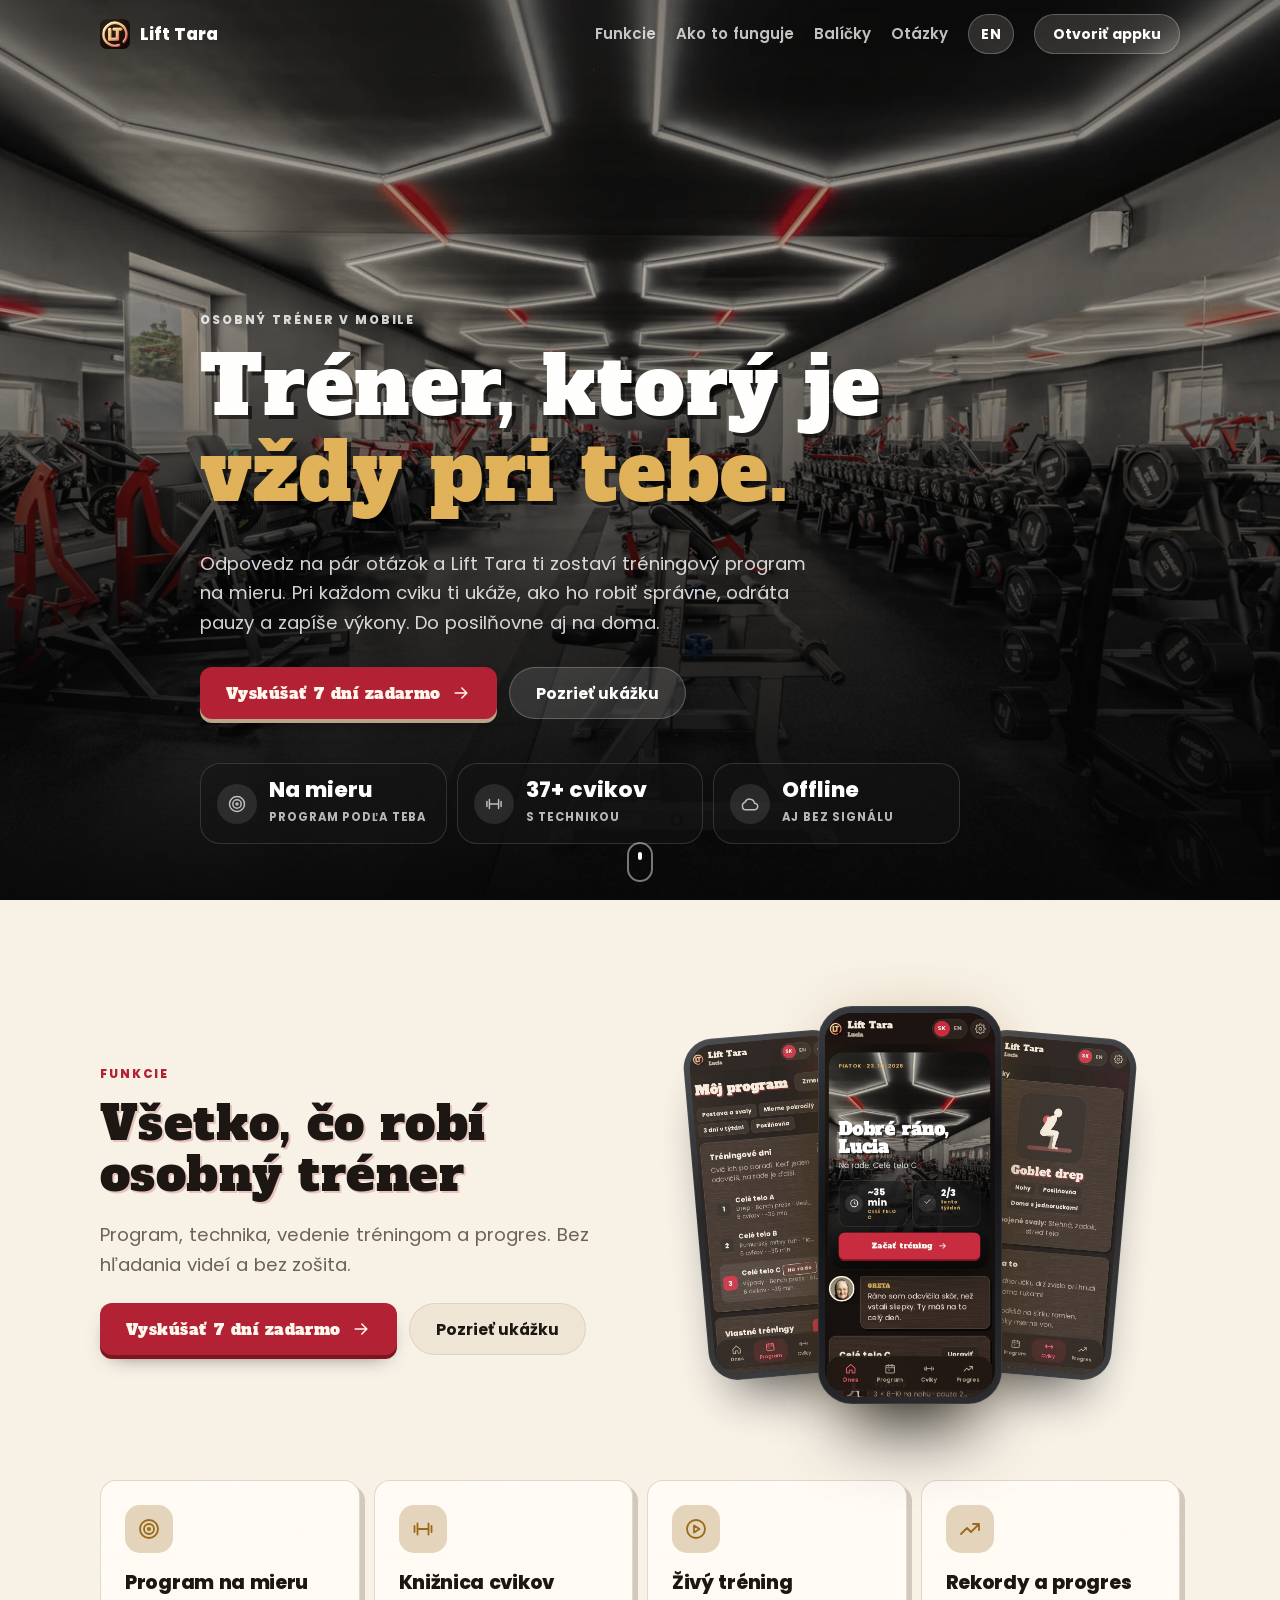
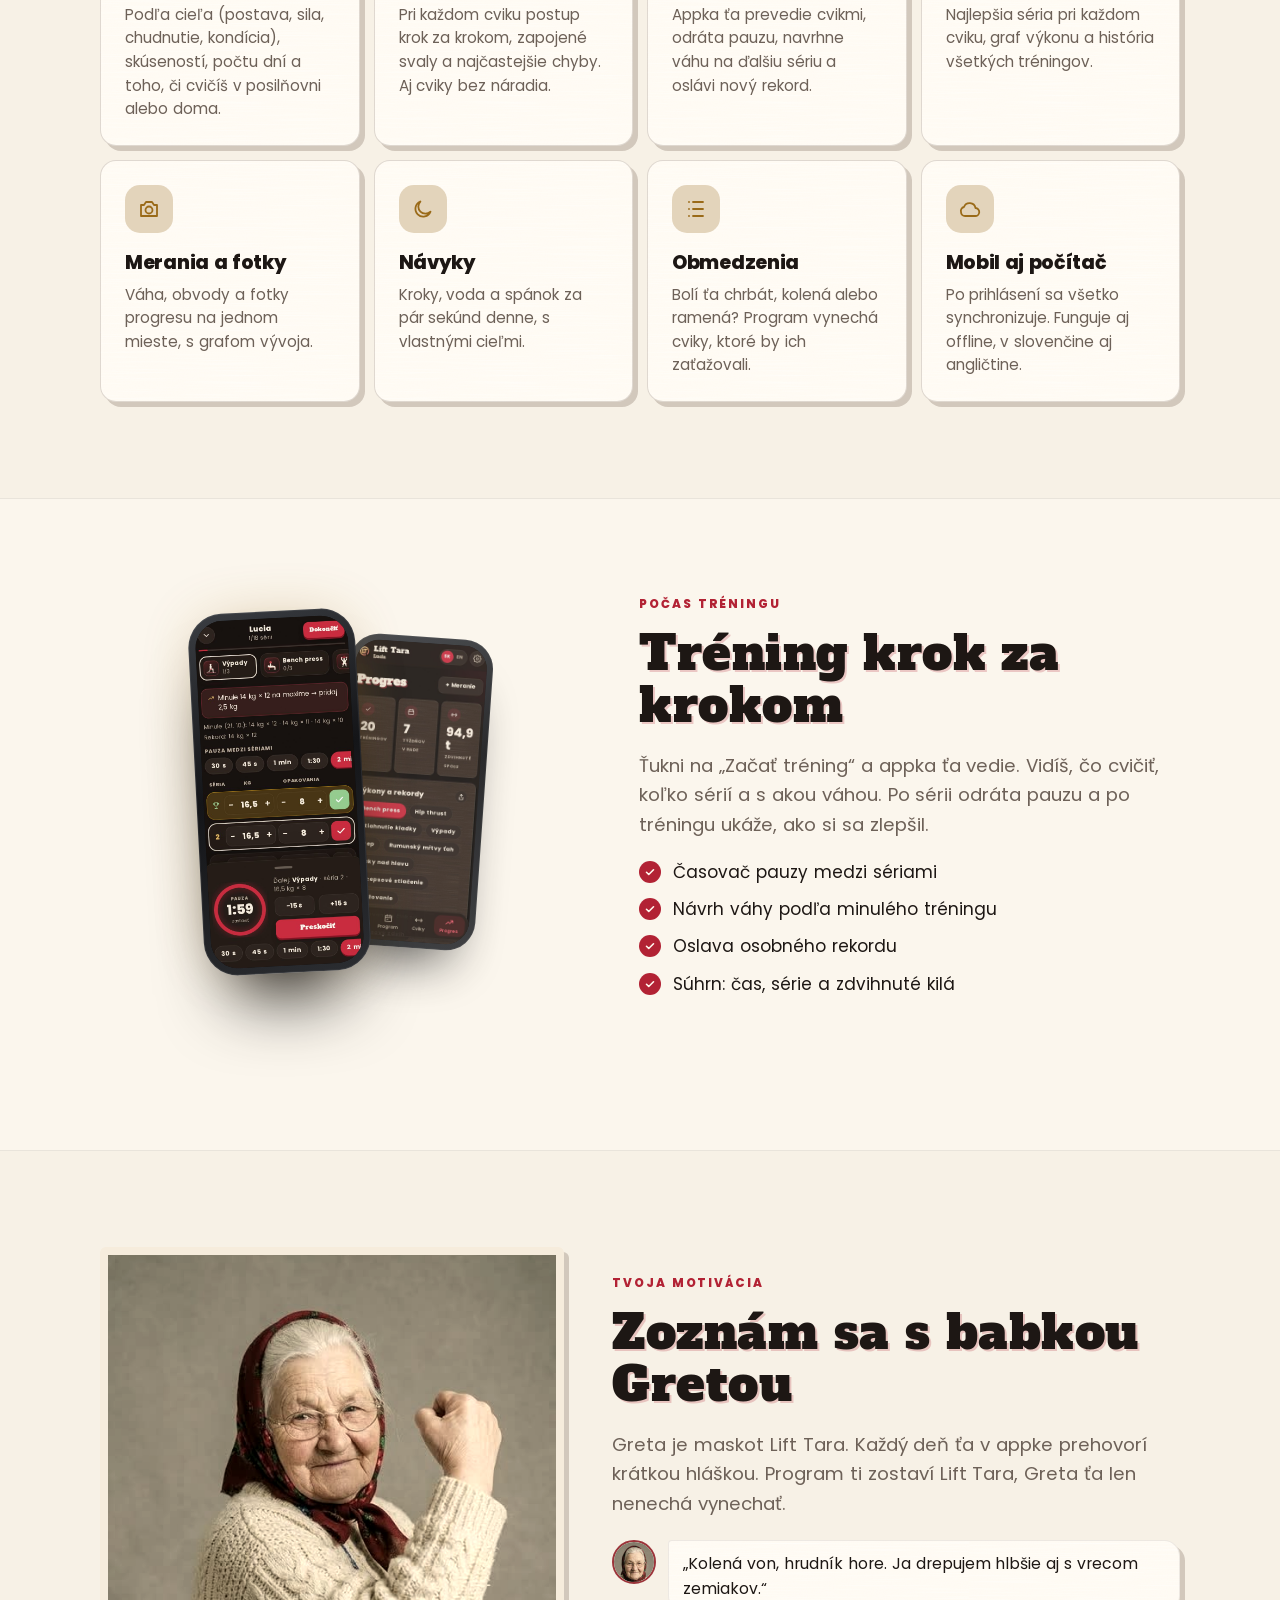
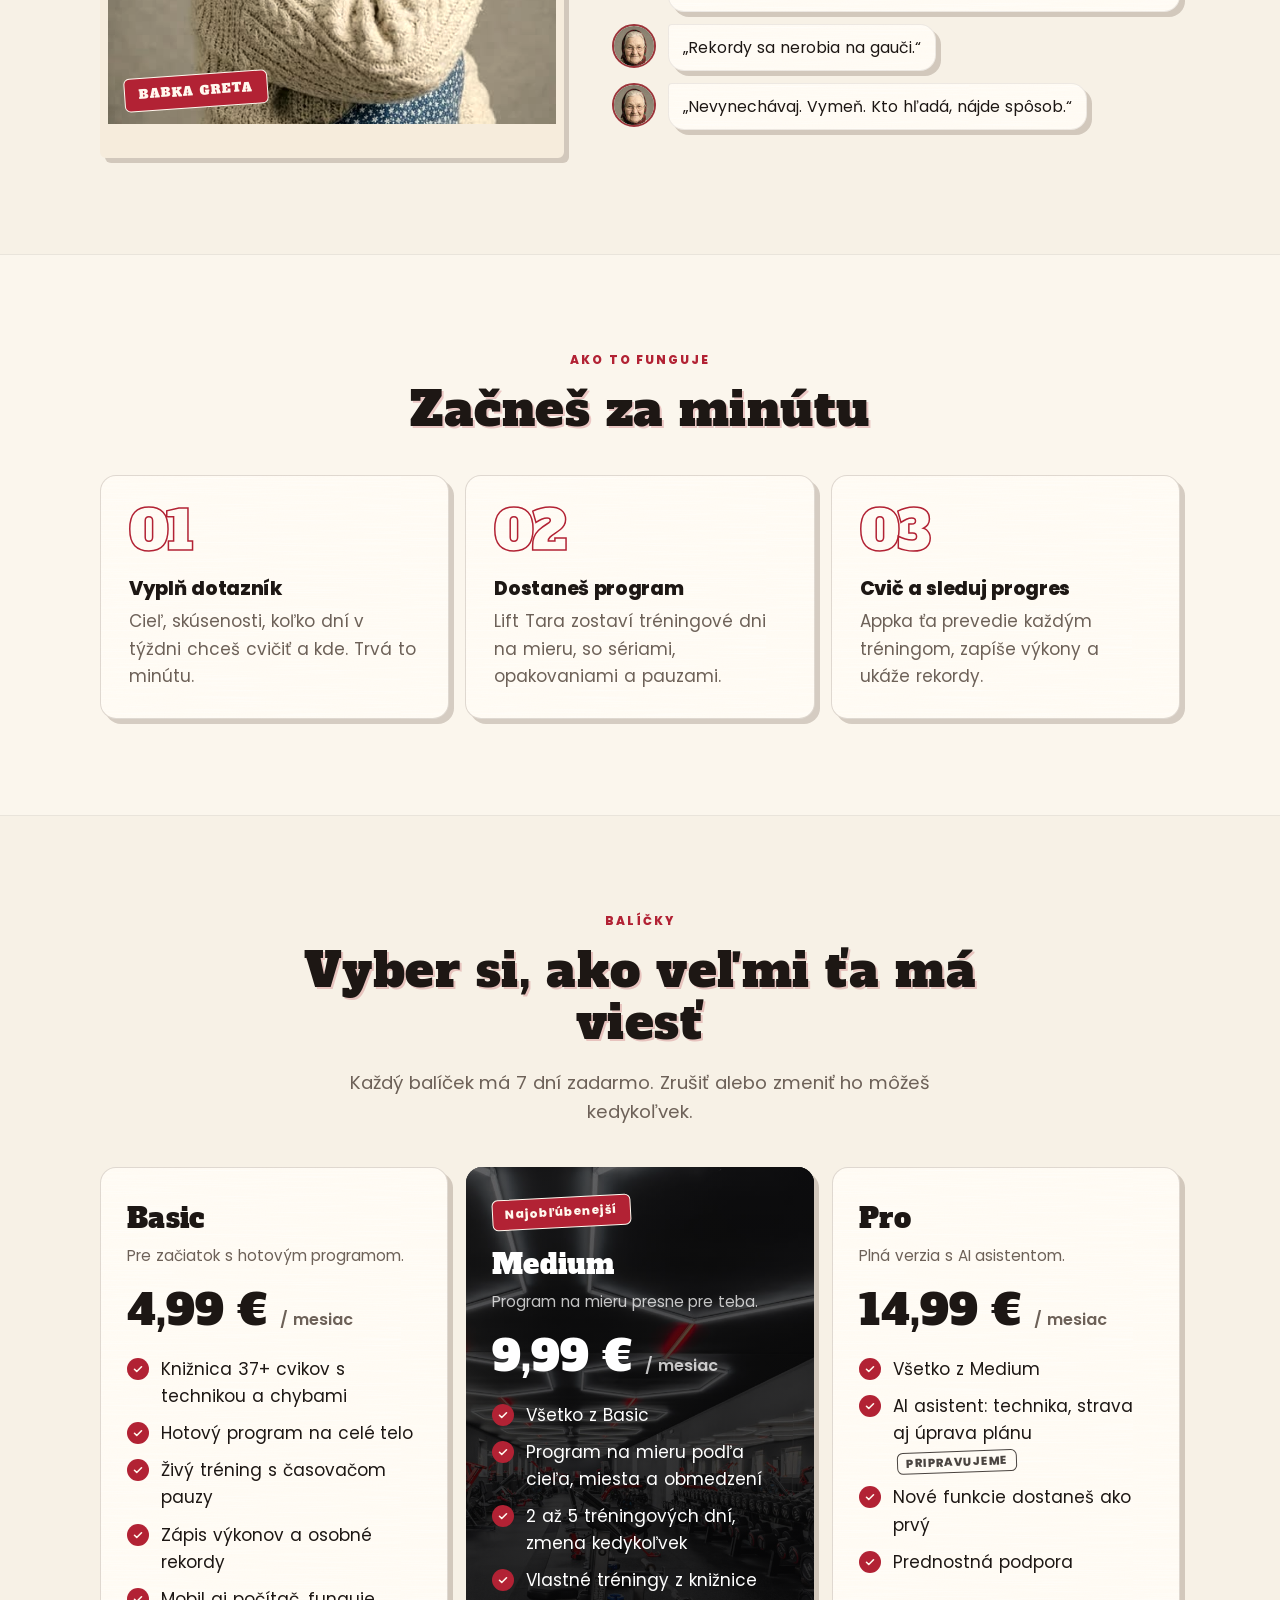
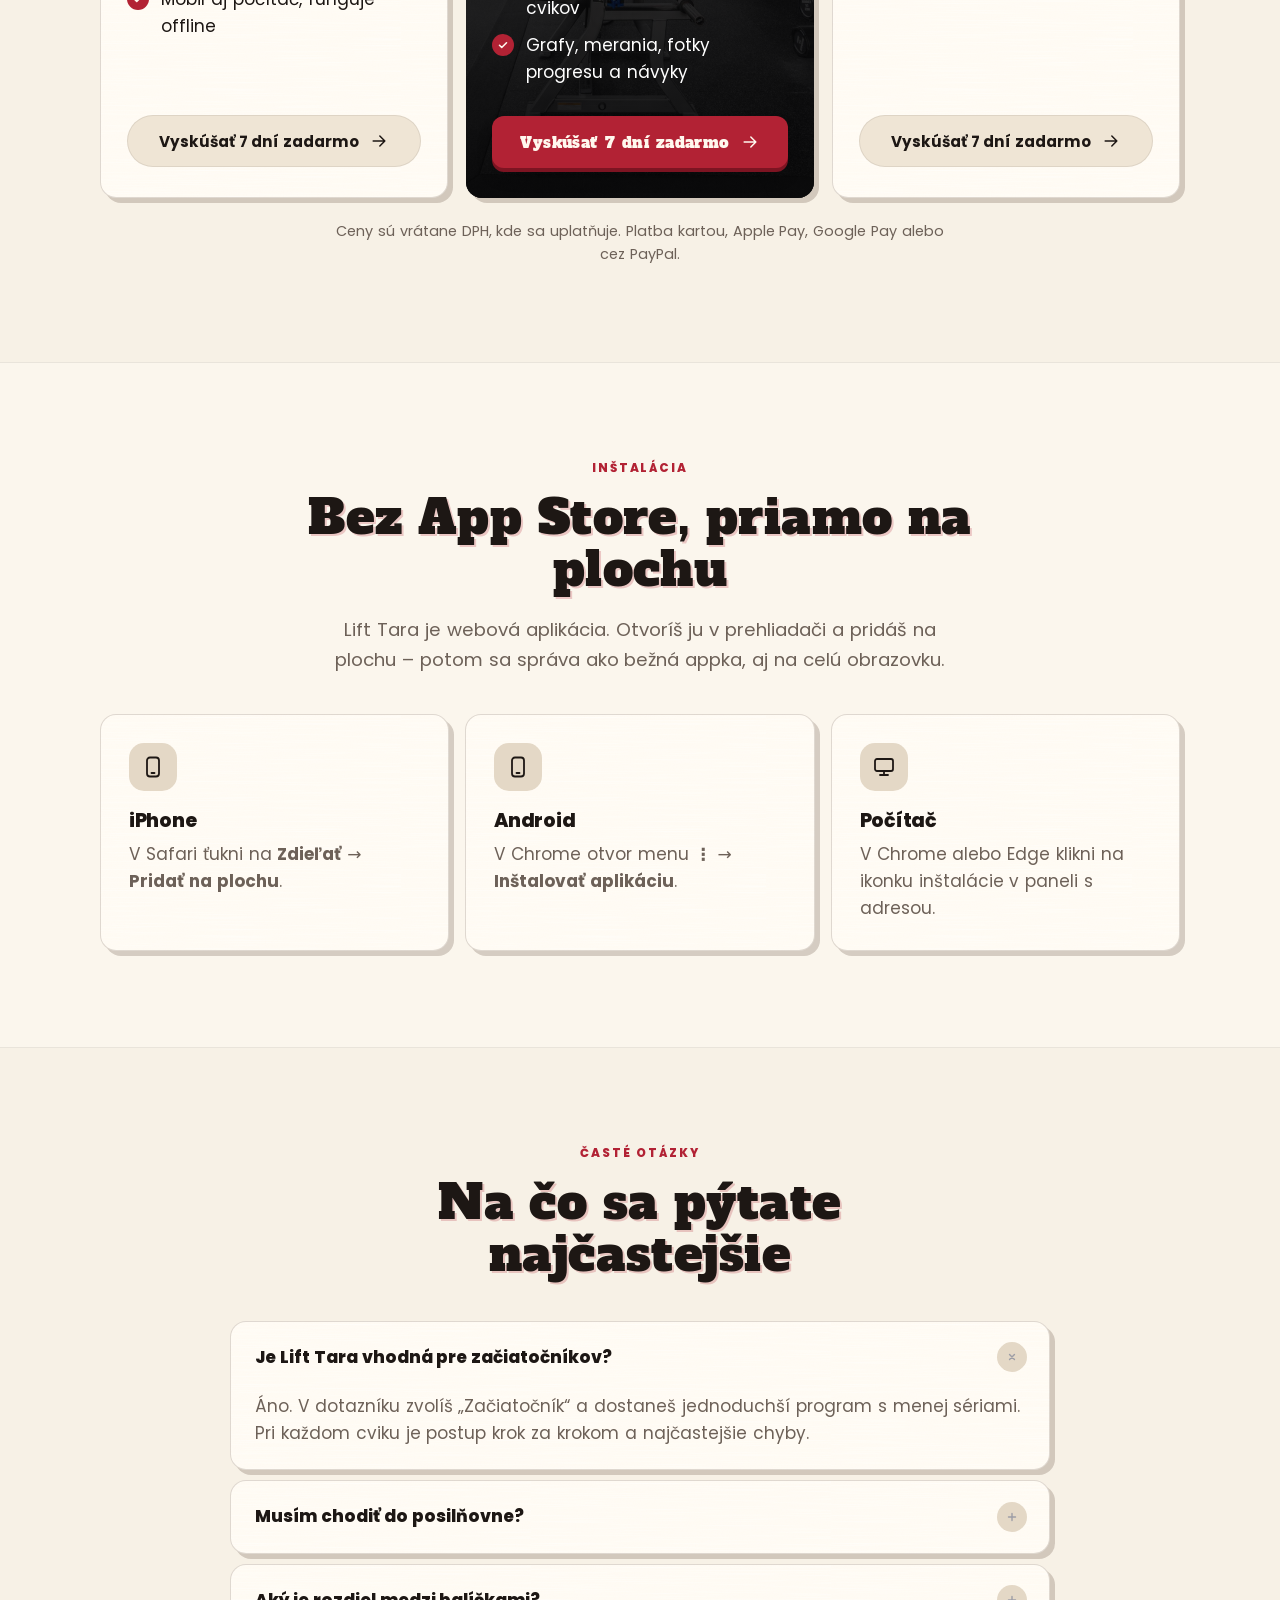
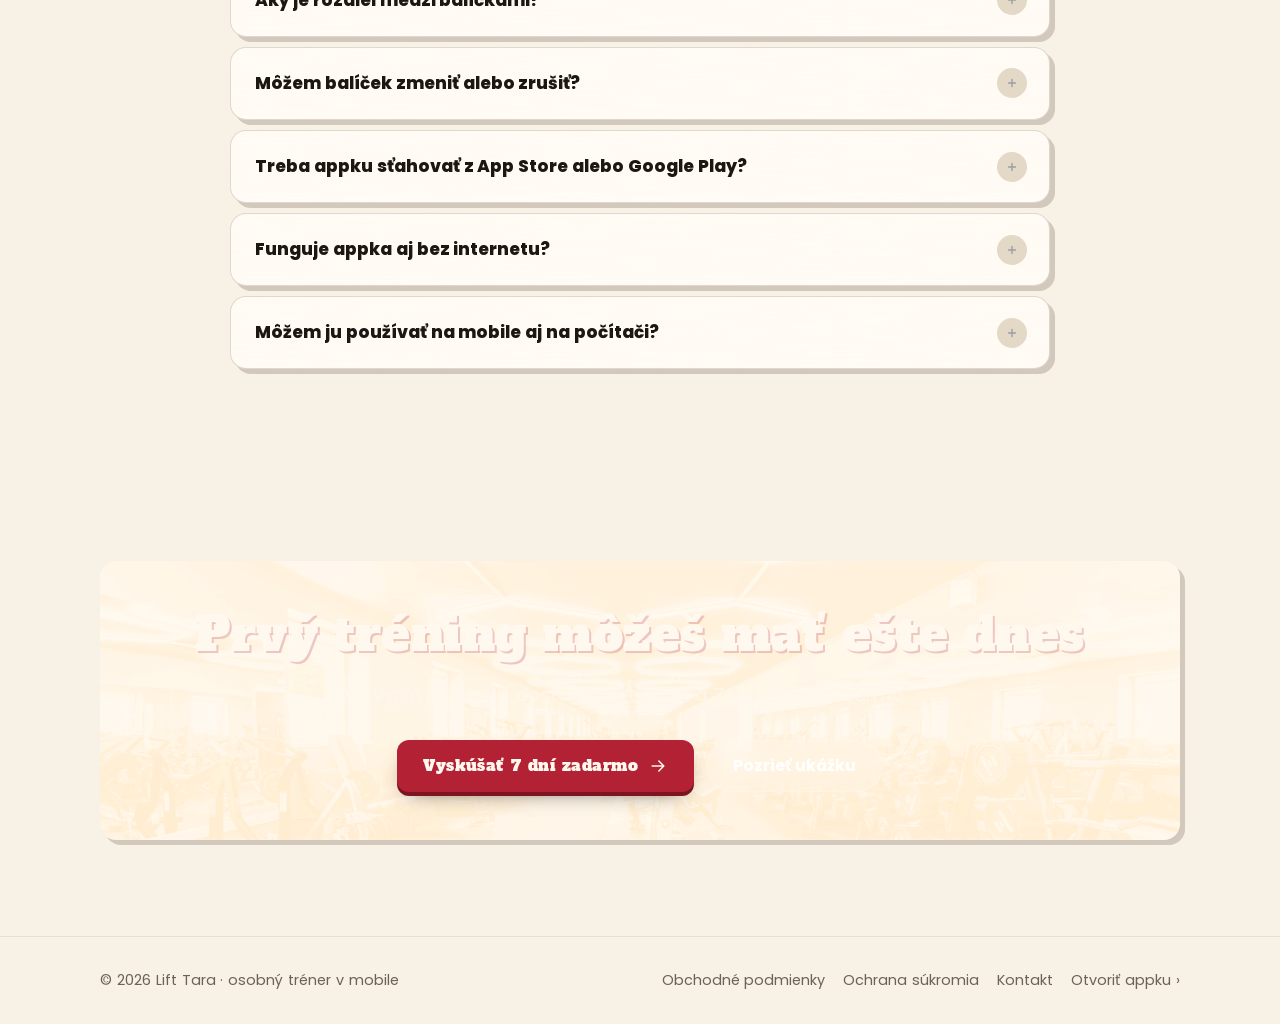
<file: index.html>
<!doctype html>
<html lang="sk">
<head>
  <meta charset="utf-8">
  <meta name="viewport" content="width=device-width, initial-scale=1, viewport-fit=cover">
  <title>Lift Tara – osobný tréner v mobile</title>
  <meta name="description" content="Lift Tara je osobný tréner v mobile: tréningový program na mieru tvojmu cieľu, ukážky a technika pri každom cviku, živý tréning a progres. Do posilňovne aj na doma.">
  <meta name="color-scheme" content="dark light">
  <meta name="theme-color" content="#15100e" media="(prefers-color-scheme: dark)">
  <meta name="theme-color" content="#f7f1e6" media="(prefers-color-scheme: light)">
  <link rel="icon" href="icons/icon.svg?v=4" type="image/svg+xml">
  <link rel="apple-touch-icon" href="icons/icon-192.png?v=4">
  <link rel="canonical" href="https://koval9720.github.io/web/">
  <link rel="alternate" hreflang="sk" href="https://koval9720.github.io/web/">
  <link rel="alternate" hreflang="en" href="https://koval9720.github.io/web/en/">
  <meta name="robots" content="index, follow, max-image-preview:large">
  <meta property="og:type" content="website">
  <meta property="og:locale" content="sk_SK">
  <meta property="og:site_name" content="Lift Tara">
  <meta property="og:title" content="Lift Tara – osobný tréner v mobile">
  <meta property="og:description" content="Program na mieru, technika pri každom cviku, živý tréning a progres. Vyskúšaj 7 dní zadarmo.">
  <meta property="og:url" content="https://koval9720.github.io/web/">
  <meta property="og:image" content="https://koval9720.github.io/web/icons/og.jpg?v=1">
  <meta property="og:image:width" content="1200">
  <meta property="og:image:height" content="630">
  <meta property="og:image:alt" content="Lift Tara">
  <meta name="twitter:card" content="summary_large_image">
  <meta name="twitter:title" content="Lift Tara – osobný tréner v mobile">
  <meta name="twitter:description" content="Program na mieru, technika pri každom cviku, živý tréning a progres. Vyskúšaj 7 dní zadarmo.">
  <meta name="twitter:image" content="https://koval9720.github.io/web/icons/og.jpg?v=1">
  <link rel="preload" as="image" href="icons/hero.jpg">
  <style>html, body { background: #15100e; } @media (prefers-color-scheme: light) { html, body { background: #f7f1e6; } }</style>
  <link rel="stylesheet" href="css/web.css?v=8">
  <script type="application/ld+json">
[
 {
  "@context": "https://schema.org",
  "@type": "SoftwareApplication",
  "name": "Lift Tara",
  "applicationCategory": "HealthApplication",
  "operatingSystem": "iOS, Android, Windows, macOS (web app)",
  "url": "https://koval9720.github.io/web/",
  "image": "https://koval9720.github.io/web/icons/icon-512.png",
  "inLanguage": "sk",
  "description": "Lift Tara je osobný tréner v mobile: tréningový program na mieru tvojmu cieľu, ukážky a technika pri každom cviku, živý tréning a progres. Do posilňovne aj na doma.",
  "offers": [{"@type": "Offer", "name": "Basic", "price": "4.99", "priceCurrency": "EUR"}, {"@type": "Offer", "name": "Medium", "price": "9.99", "priceCurrency": "EUR"}, {"@type": "Offer", "name": "Pro", "price": "14.99", "priceCurrency": "EUR"}]
 },
 {
  "@context": "https://schema.org",
  "@type": "FAQPage",
  "mainEntity": [
 {
  "@type": "Question",
  "name": "Je Lift Tara vhodná pre začiatočníkov?",
  "acceptedAnswer": {
   "@type": "Answer",
   "text": "Áno. V dotazníku zvolíš „Začiatočník“ a dostaneš jednoduchší program s menej sériami. Pri každom cviku je postup krok za krokom a najčastejšie chyby."
  }
 },
 {
  "@type": "Question",
  "name": "Musím chodiť do posilňovne?",
  "acceptedAnswer": {
   "@type": "Answer",
   "text": "Nie. Program sa dá zostaviť aj na doma s jednoručkami alebo úplne bez náradia."
  }
 },
 {
  "@type": "Question",
  "name": "Aký je rozdiel medzi balíčkami?",
  "acceptedAnswer": {
   "@type": "Answer",
   "text": "Basic má hotový program na celé telo, knižnicu cvikov a živý tréning. Medium pridá program na mieru tvojmu cieľu, vlastné tréningy a celý progres. Pro je plná verzia s AI asistentom, ktorého pripravujeme."
  }
 },
 {
  "@type": "Question",
  "name": "Môžem balíček zmeniť alebo zrušiť?",
  "acceptedAnswer": {
   "@type": "Answer",
   "text": "Áno, kedykoľvek v appke v Nastaveniach → Predplatné alebo cez odkaz v e-maile. Ak zrušíš počas 7 dní zadarmo, nezaplatíš nič. Tvoje dáta ostanú uložené."
  }
 },
 {
  "@type": "Question",
  "name": "Treba appku sťahovať z App Store alebo Google Play?",
  "acceptedAnswer": {
   "@type": "Answer",
   "text": "Nie. Lift Tara je webová aplikácia – otvoríš ju v prehliadači a jedným ťuknutím ju pridáš na plochu. Potom sa správa ako bežná appka."
  }
 },
 {
  "@type": "Question",
  "name": "Funguje appka aj bez internetu?",
  "acceptedAnswer": {
   "@type": "Answer",
   "text": "Áno. Tréning aj zápis výkonov fungujú offline a zmeny sa zosynchronizujú, keď sa pripojíš."
  }
 },
 {
  "@type": "Question",
  "name": "Môžem ju používať na mobile aj na počítači?",
  "acceptedAnswer": {
   "@type": "Answer",
   "text": "Áno. Po prihlásení sa program, tréningy aj progres synchronizujú medzi všetkými tvojimi zariadeniami."
  }
 }
]
 }
]
  </script>
</head>
<body>
  <header class="site-top" id="top">
    <div class="wrap">
      <a href="#" class="brand"><img src="icons/icon.svg?v=4" alt=""> Lift Tara</a>
      <nav class="menu" aria-label="Hlavné menu">
        <a href="#funkcie">Funkcie</a>
        <a href="#ako">Ako to funguje</a>
        <a href="#balicky">Balíčky</a>
        <a href="#faq">Otázky</a>
        <a href="en/" class="btn small lang" hreflang="en" lang="en" aria-label="English version">EN</a>
        <a href="https://koval9720.github.io/trener/?lang=sk" class="btn small"><span class="lg">Otvoriť appku</span><span class="sm">Appka</span></a>
      </nav>
    </div>
  </header>

  <main>
    <section class="hero-section">
      <div class="hero-bg" aria-hidden="true"></div>
      <div class="wrap hero-in">
        <p class="eyebrow">Osobný tréner v mobile</p>
        <h1>Tréner, ktorý je <em>vždy pri tebe.</em></h1>
        <p class="lead">Odpovedz na pár otázok a Lift Tara ti zostaví tréningový program na mieru. Pri každom cviku ti ukáže, ako ho robiť správne, odráta pauzy a zapíše výkony. Do posilňovne aj na doma.</p>
        <div class="actions">
          <a href="#balicky" class="btn primary sheen">Vyskúšať 7 dní zadarmo <svg class="i" viewBox="0 0 24 24" aria-hidden="true"><path d="M5 12h14M13 6l6 6-6 6"/></svg></a>
          <a href="https://koval9720.github.io/trener/?demo&amp;lang=sk" class="btn glass">Pozrieť ukážku</a>
        </div>
        <div class="tiles"><div class="tile"><span class="ti"><svg class="i" viewBox="0 0 24 24" aria-hidden="true"><circle cx="12" cy="12" r="9"/><circle cx="12" cy="12" r="5"/><circle cx="12" cy="12" r="1.2"/></svg></span><div><b>Na mieru</b><span>program podľa teba</span></div></div><div class="tile"><span class="ti"><svg class="i" viewBox="0 0 24 24" aria-hidden="true"><path d="M6.5 6.5v11M17.5 6.5v11M3.5 9v6M20.5 9v6M6.5 12h11"/></svg></span><div><b>37+ cvikov</b><span>s technikou</span></div></div><div class="tile"><span class="ti"><svg class="i" viewBox="0 0 24 24" aria-hidden="true"><path d="M3 15a4 4 0 0 0 4 4h10a4 4 0 0 0 .5-8A6 6 0 0 0 6 10a4 4 0 0 0-3 5z"/></svg></span><div><b>Offline</b><span>aj bez signálu</span></div></div></div>
      </div>
      <span class="scroll-hint" aria-hidden="true"></span>
    </section>

    <section id="funkcie" class="section">
      <div class="wrap">
        <div class="app-head rv">
          <div>
            <p class="eyebrow">Funkcie</p>
            <h2>Všetko, čo robí osobný tréner</h2>
            <p class="lead">Program, technika, vedenie tréningom a progres. Bez hľadania videí a bez zošita.</p>
            <div class="actions"><a href="#balicky" class="btn primary">Vyskúšať 7 dní zadarmo <svg class="i" viewBox="0 0 24 24" aria-hidden="true"><path d="M5 12h14M13 6l6 6-6 6"/></svg></a><a href="https://koval9720.github.io/trener/?demo&amp;lang=sk" class="btn">Pozrieť ukážku</a></div>
          </div>
          <div class="phones" aria-hidden="true">
            <figure class="phone"><img src="icons/screens/a-program.jpg" alt="" loading="lazy" width="600" height="1300"></figure>
            <figure class="phone main"><img src="icons/screens/a-today.jpg" alt="" loading="lazy" width="600" height="1300"></figure>
            <figure class="phone"><img src="icons/screens/a-ex.jpg" alt="" loading="lazy" width="600" height="1300"></figure>
          </div>
        </div>
        <div class="feat-grid">
          <article class="card feat rv"><span class="ic"><svg class="i" viewBox="0 0 24 24" aria-hidden="true"><circle cx="12" cy="12" r="9"/><circle cx="12" cy="12" r="5"/><circle cx="12" cy="12" r="1.2"/></svg></span><h3>Program na mieru</h3><p>Podľa cieľa (postava, sila, chudnutie, kondícia), skúseností, počtu dní a toho, či cvičíš v posilňovni alebo doma.</p></article>
          <article class="card feat rv"><span class="ic"><svg class="i" viewBox="0 0 24 24" aria-hidden="true"><path d="M6.5 6.5v11M17.5 6.5v11M3.5 9v6M20.5 9v6M6.5 12h11"/></svg></span><h3>Knižnica cvikov</h3><p>Pri každom cviku postup krok za krokom, zapojené svaly a najčastejšie chyby. Aj cviky bez náradia.</p></article>
          <article class="card feat rv"><span class="ic"><svg class="i" viewBox="0 0 24 24" aria-hidden="true"><circle cx="12" cy="12" r="9"/><path d="M10 8.5v7l5.5-3.5z"/></svg></span><h3>Živý tréning</h3><p>Appka ťa prevedie cvikmi, odráta pauzu, navrhne váhu na ďalšiu sériu a oslávi nový rekord.</p></article>
          <article class="card feat rv"><span class="ic"><svg class="i" viewBox="0 0 24 24" aria-hidden="true"><path d="M3 17l6-6 4 4 8-8M15 7h6v6"/></svg></span><h3>Rekordy a progres</h3><p>Najlepšia séria pri každom cviku, graf výkonu a história všetkých tréningov.</p></article>
          <article class="card feat rv"><span class="ic"><svg class="i" viewBox="0 0 24 24" aria-hidden="true"><path d="M4 8h3l2-3h6l2 3h3v11H4z"/><circle cx="12" cy="13" r="3.5"/></svg></span><h3>Merania a fotky</h3><p>Váha, obvody a fotky progresu na jednom mieste, s grafom vývoja.</p></article>
          <article class="card feat rv"><span class="ic"><svg class="i" viewBox="0 0 24 24" aria-hidden="true"><path d="M19.5 14.6A7.8 7.8 0 1 1 9.4 4.5a6.3 6.3 0 0 0 10.1 10.1z"/></svg></span><h3>Návyky</h3><p>Kroky, voda a spánok za pár sekúnd denne, s vlastnými cieľmi.</p></article>
          <article class="card feat rv"><span class="ic"><svg class="i" viewBox="0 0 24 24" aria-hidden="true"><path d="M9 5h10M9 12h10M9 19h10M5 5h.01M5 12h.01M5 19h.01"/></svg></span><h3>Obmedzenia</h3><p>Bolí ťa chrbát, kolená alebo ramená? Program vynechá cviky, ktoré by ich zaťažovali.</p></article>
          <article class="card feat rv"><span class="ic"><svg class="i" viewBox="0 0 24 24" aria-hidden="true"><path d="M3 15a4 4 0 0 0 4 4h10a4 4 0 0 0 .5-8A6 6 0 0 0 6 10a4 4 0 0 0-3 5z"/></svg></span><h3>Mobil aj počítač</h3><p>Po prihlásení sa všetko synchronizuje. Funguje aj offline, v slovenčine aj angličtine.</p></article>
        </div>
      </div>
    </section>

    <section id="trening" class="section alt">
      <div class="wrap">
        <div class="app-head reverse rv">
          <div>
            <p class="eyebrow">Počas tréningu</p>
            <h2>Tréning krok za krokom</h2>
            <p class="lead">Ťukni na „Začať tréning“ a appka ťa vedie. Vidíš, čo cvičiť, koľko sérií a s akou váhou. Po sérii odráta pauzu a po tréningu ukáže, ako si sa zlepšil.</p>
            <ul class="checks"><li>Časovač pauzy medzi sériami</li><li>Návrh váhy podľa minulého tréningu</li><li>Oslava osobného rekordu</li><li>Súhrn: čas, série a zdvihnuté kilá</li></ul>
          </div>
          <div class="phones two" aria-hidden="true">
            <figure class="phone main"><img src="icons/screens/a-live.jpg" alt="" loading="lazy" width="600" height="1300"></figure>
            <figure class="phone"><img src="icons/screens/a-progress.jpg" alt="" loading="lazy" width="600" height="1300"></figure>
          </div>
        </div>
      </div>
    </section>

    <section id="greta" class="section">
      <div class="wrap greta-sec">
        <div class="greta-photo rv"><img src="icons/greta/flex.jpg" alt="Babka Greta ukazuje biceps" loading="lazy" width="520" height="578"><span class="tag">BABKA GRETA</span></div>
        <div class="rv">
          <p class="eyebrow">Tvoja motivácia</p>
          <h2>Zoznám sa s babkou Gretou</h2>
          <p class="lead">Greta je maskot Lift Tara. Každý deň ťa v appke prehovorí krátkou hláškou. Program ti zostaví Lift Tara, Greta ťa len nenechá vynechať.</p>
          <div class="quotes">
            <div class="quote-b"><img src="icons/greta/avatar.jpg" alt="" width="44" height="44" loading="lazy"><p>„Kolená von, hrudník hore. Ja drepujem hlbšie aj s vrecom zemiakov.“</p></div>
            <div class="quote-b"><img src="icons/greta/avatar.jpg" alt="" width="44" height="44" loading="lazy"><p>„Rekordy sa nerobia na gauči.“</p></div>
            <div class="quote-b"><img src="icons/greta/avatar.jpg" alt="" width="44" height="44" loading="lazy"><p>„Nevynechávaj. Vymeň. Kto hľadá, nájde spôsob.“</p></div>
          </div>
        </div>
      </div>
    </section>

    <section id="ako" class="section alt">
      <div class="wrap">
        <div class="section-head center rv"><p class="eyebrow">Ako to funguje</p><h2>Začneš za minútu</h2></div>
        <div class="grid3">
          <div class="card step rv"><span class="num">01</span><h3>Vyplň dotazník</h3><p>Cieľ, skúsenosti, koľko dní v týždni chceš cvičiť a kde. Trvá to minútu.</p></div>
          <div class="card step rv"><span class="num">02</span><h3>Dostaneš program</h3><p>Lift Tara zostaví tréningové dni na mieru, so sériami, opakovaniami a pauzami.</p></div>
          <div class="card step rv"><span class="num">03</span><h3>Cvič a sleduj progres</h3><p>Appka ťa prevedie každým tréningom, zapíše výkony a ukáže rekordy.</p></div>
        </div>
      </div>
    </section>

    <section id="balicky" class="section">
      <div class="wrap">
        <div class="section-head center rv"><p class="eyebrow">Balíčky</p><h2>Vyber si, ako veľmi ťa má viesť</h2><p class="lead" style="margin:0 auto">Každý balíček má 7 dní zadarmo. Zrušiť alebo zmeniť ho môžeš kedykoľvek.</p></div>
        <div class="tiers">
          <article class="card price-card tier tier-basic rv">
            
            <h3>Basic</h3>
            <p class="muted tier-sub">Pre začiatok s hotovým programom.</p>
            <p class="price">4,99 € <span>/ mesiac</span></p>
            <ul class="checks"><li><span>Knižnica 37+ cvikov s technikou a chybami</span></li><li><span>Hotový program na celé telo</span></li><li><span>Živý tréning s časovačom pauzy</span></li><li><span>Zápis výkonov a osobné rekordy</span></li><li><span>Mobil aj počítač, funguje offline</span></li></ul>
            <a href="https://koval9720.github.io/trener/?plan=basic&amp;lang=sk" class="btn">Vyskúšať 7 dní zadarmo <svg class="i" viewBox="0 0 24 24" aria-hidden="true"><path d="M5 12h14M13 6l6 6-6 6"/></svg></a>
          </article>
          <article class="card price-card tier tier-medium featured rv">
            <span class="badge">Najobľúbenejší</span>
            <h3>Medium</h3>
            <p class="muted tier-sub">Program na mieru presne pre teba.</p>
            <p class="price">9,99 € <span>/ mesiac</span></p>
            <ul class="checks"><li><span>Všetko z Basic</span></li><li><span>Program na mieru podľa cieľa, miesta a obmedzení</span></li><li><span>2 až 5 tréningových dní, zmena kedykoľvek</span></li><li><span>Vlastné tréningy z knižnice cvikov</span></li><li><span>Grafy, merania, fotky progresu a návyky</span></li></ul>
            <a href="https://koval9720.github.io/trener/?plan=medium&amp;lang=sk" class="btn primary">Vyskúšať 7 dní zadarmo <svg class="i" viewBox="0 0 24 24" aria-hidden="true"><path d="M5 12h14M13 6l6 6-6 6"/></svg></a>
          </article>
          <article class="card price-card tier tier-pro rv">
            
            <h3>Pro</h3>
            <p class="muted tier-sub">Plná verzia s AI asistentom.</p>
            <p class="price">14,99 € <span>/ mesiac</span></p>
            <ul class="checks"><li><span>Všetko z Medium</span></li><li><span>AI asistent: technika, strava aj úprava plánu <span class="soon">pripravujeme</span></span></li><li><span>Nové funkcie dostaneš ako prvý</span></li><li><span>Prednostná podpora</span></li></ul>
            <a href="https://koval9720.github.io/trener/?plan=pro&amp;lang=sk" class="btn">Vyskúšať 7 dní zadarmo <svg class="i" viewBox="0 0 24 24" aria-hidden="true"><path d="M5 12h14M13 6l6 6-6 6"/></svg></a>
          </article>
        </div>
        <p class="muted tier-note">Ceny sú vrátane DPH, kde sa uplatňuje. Platba kartou, Apple Pay, Google Pay alebo cez PayPal.</p>
      </div>
    </section>

    <section id="instalacia" class="section alt">
      <div class="wrap">
        <div class="section-head center rv"><p class="eyebrow">Inštalácia</p><h2>Bez App Store, priamo na plochu</h2><p class="lead" style="margin:0 auto">Lift Tara je webová aplikácia. Otvoríš ju v prehliadači a pridáš na plochu – potom sa správa ako bežná appka, aj na celú obrazovku.</p></div>
        <div class="grid3">
          <div class="card rv"><span class="ic"><svg class="i" viewBox="0 0 24 24" aria-hidden="true"><rect x="6" y="2.5" width="12" height="19" rx="3"/><path d="M10.5 18h3"/></svg></span><h3>iPhone</h3><p class="muted" style="margin:0">V Safari ťukni na <b>Zdieľať</b> → <b>Pridať na plochu</b>.</p></div>
          <div class="card rv"><span class="ic"><svg class="i" viewBox="0 0 24 24" aria-hidden="true"><rect x="6" y="2.5" width="12" height="19" rx="3"/><path d="M10.5 18h3"/></svg></span><h3>Android</h3><p class="muted" style="margin:0">V Chrome otvor menu <b>⋮</b> → <b>Inštalovať aplikáciu</b>.</p></div>
          <div class="card rv"><span class="ic"><svg class="i" viewBox="0 0 24 24" aria-hidden="true"><rect x="3" y="4" width="18" height="12" rx="2"/><path d="M8 20h8M12 16v4"/></svg></span><h3>Počítač</h3><p class="muted" style="margin:0">V Chrome alebo Edge klikni na ikonku inštalácie v paneli s adresou.</p></div>
        </div>
      </div>
    </section>

    <section id="faq" class="section">
      <div class="wrap">
        <div class="section-head center rv"><p class="eyebrow">Časté otázky</p><h2>Na čo sa pýtate najčastejšie</h2></div>
        <div class="faq">
          <details class="card rv" open><summary>Je Lift Tara vhodná pre začiatočníkov?</summary><p>Áno. V dotazníku zvolíš „Začiatočník“ a dostaneš jednoduchší program s menej sériami. Pri každom cviku je postup krok za krokom a najčastejšie chyby.</p></details>
          <details class="card rv"><summary>Musím chodiť do posilňovne?</summary><p>Nie. Program sa dá zostaviť aj na doma s jednoručkami alebo úplne bez náradia.</p></details>
          <details class="card rv"><summary>Aký je rozdiel medzi balíčkami?</summary><p>Basic má hotový program na celé telo, knižnicu cvikov a živý tréning. Medium pridá program na mieru tvojmu cieľu, vlastné tréningy a celý progres. Pro je plná verzia s AI asistentom, ktorého pripravujeme.</p></details>
          <details class="card rv"><summary>Môžem balíček zmeniť alebo zrušiť?</summary><p>Áno, kedykoľvek v appke v Nastaveniach → Predplatné alebo cez odkaz v e-maile. Ak zrušíš počas 7 dní zadarmo, nezaplatíš nič. Tvoje dáta ostanú uložené.</p></details>
          <details class="card rv"><summary>Treba appku sťahovať z App Store alebo Google Play?</summary><p>Nie. Lift Tara je webová aplikácia – otvoríš ju v prehliadači a jedným ťuknutím ju pridáš na plochu. Potom sa správa ako bežná appka.</p></details>
          <details class="card rv"><summary>Funguje appka aj bez internetu?</summary><p>Áno. Tréning aj zápis výkonov fungujú offline a zmeny sa zosynchronizujú, keď sa pripojíš.</p></details>
          <details class="card rv"><summary>Môžem ju používať na mobile aj na počítači?</summary><p>Áno. Po prihlásení sa program, tréningy aj progres synchronizujú medzi všetkými tvojimi zariadeniami.</p></details>
        </div>
      </div>
    </section>

    <section id="zacat" class="section">
      <div class="wrap">
        <div class="card end-cta rv">
          <h2>Prvý tréning môžeš mať ešte dnes</h2>
          <p class="lead">Vyplň dotazník, dostaneš program a 7 dní cvičíš zadarmo.</p>
          <div class="actions"><a href="#balicky" class="btn primary">Vyskúšať 7 dní zadarmo <svg class="i" viewBox="0 0 24 24" aria-hidden="true"><path d="M5 12h14M13 6l6 6-6 6"/></svg></a><a href="https://koval9720.github.io/trener/?demo&amp;lang=sk" class="btn glass">Pozrieť ukážku</a></div>
        </div>
      </div>
    </section>
  </main>

  <footer class="footer">
    <div class="wrap"><span>© <span id="year">2026</span> Lift Tara · osobný tréner v mobile</span><span class="foot-links"><a href="podmienky.html#podmienky" class="muted">Obchodné podmienky</a><a href="podmienky.html#sukromie" class="muted">Ochrana súkromia</a><a href="podmienky.html#kontakt" class="muted">Kontakt</a><a href="https://koval9720.github.io/trener/?lang=sk" class="muted">Otvoriť appku ›</a></span></div>
  </footer>
  <script>
    // Lišta sa po posunutí z fotky zmení na sklo; fotka sa hýbe pomalšie ako obsah (paralaxa)
    const siteTop = document.getElementById('top');
    const bg = document.querySelector('.hero-bg');
    const reduce = matchMedia('(prefers-reduced-motion: reduce)').matches;
    let raf = 0;
    const onScroll = () => {
      raf = 0;
      siteTop.classList.toggle('solid', scrollY > innerHeight * 0.6);
      if (!reduce && bg && scrollY < innerHeight * 1.2) bg.style.setProperty('--py', `${Math.round(scrollY * 0.3)}px`);
    };
    addEventListener('scroll', () => { if (!raf) raf = requestAnimationFrame(onScroll); }, { passive: true });
    onScroll();
    // Sekcie sa jemne vysunú, keď sa k nim posunieš
    if ('IntersectionObserver' in window && !reduce) {
      const io = new IntersectionObserver((list) => {
        let n = 0;
        list.forEach((e) => { if (!e.isIntersecting) return; e.target.style.setProperty('--d', `${Math.min(n++, 5) * 80}ms`); e.target.classList.add('in'); io.unobserve(e.target); });
      }, { rootMargin: '0px 0px -8% 0px' });
      document.querySelectorAll('.rv').forEach((el) => io.observe(el));
    } else document.querySelectorAll('.rv').forEach((el) => el.classList.add('in'));
    document.getElementById('year').textContent = new Date().getFullYear();
  </script>
</body>
</html>
</file>
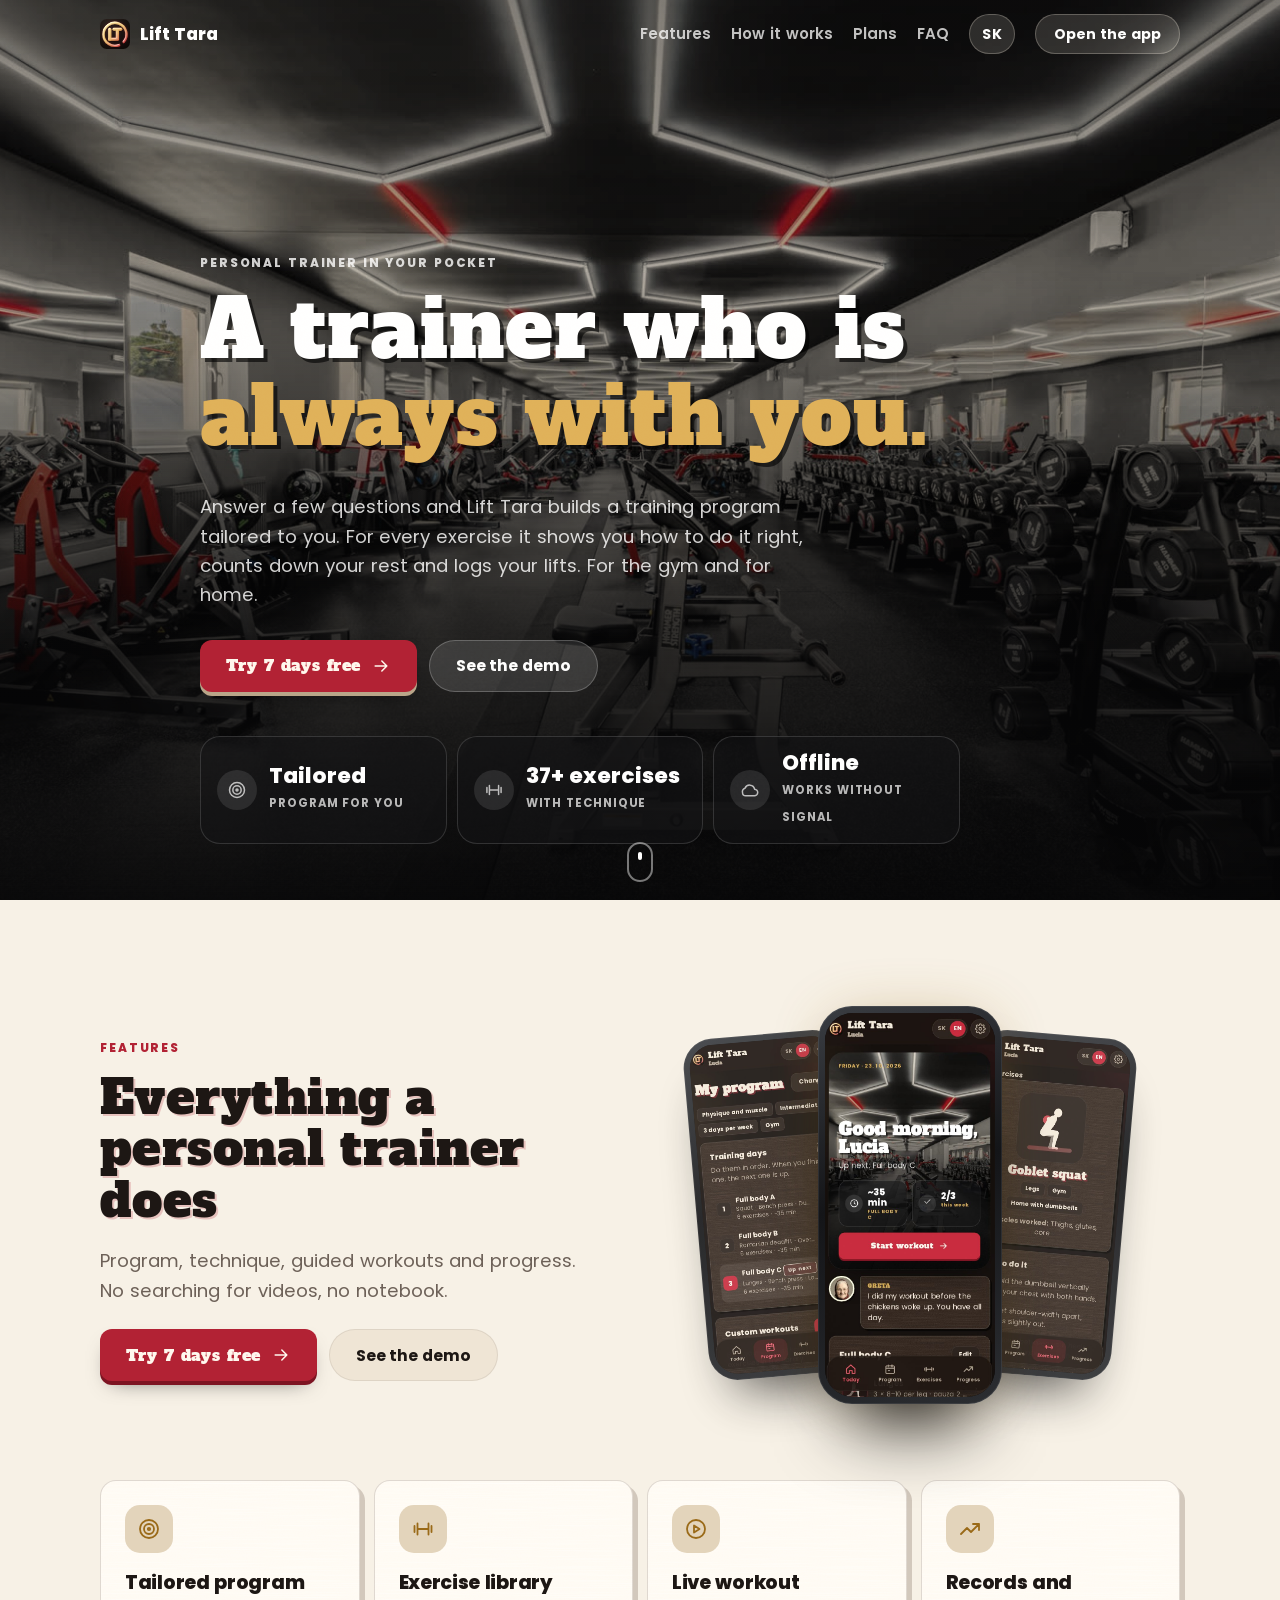
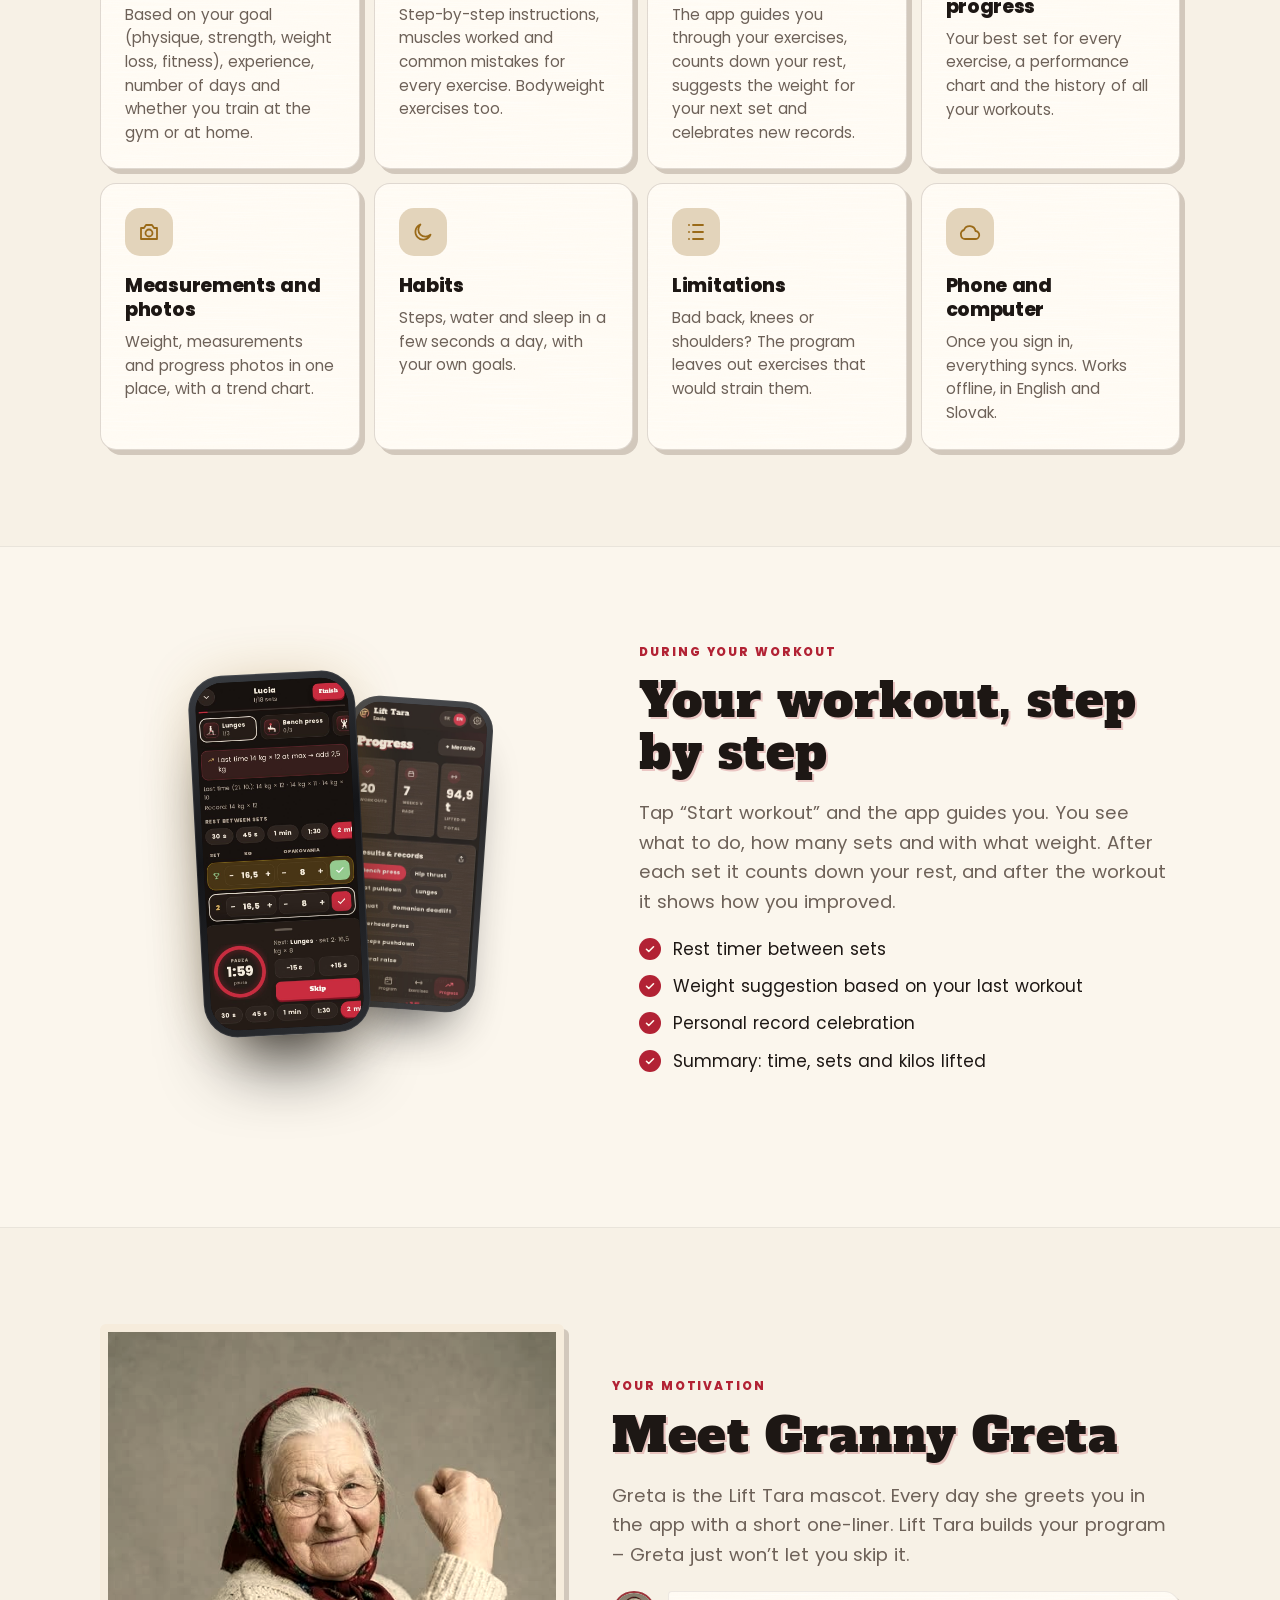
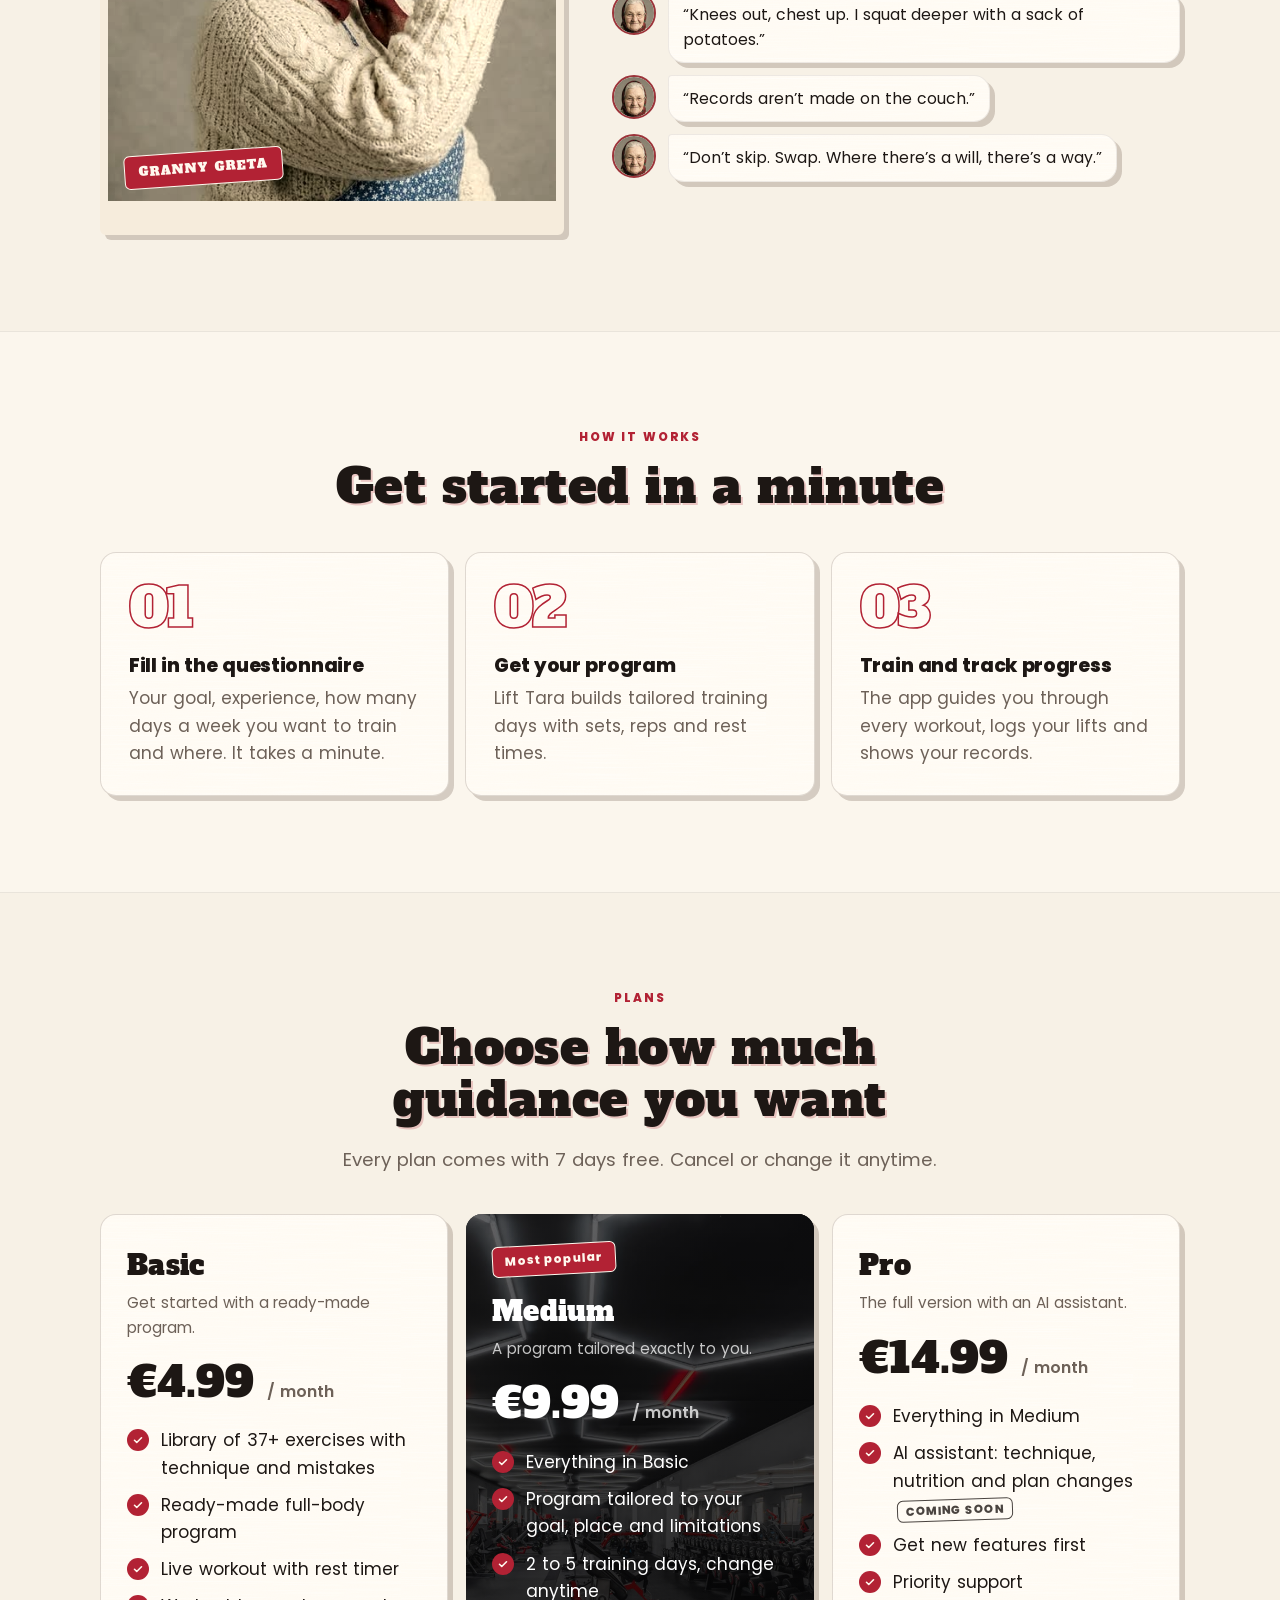
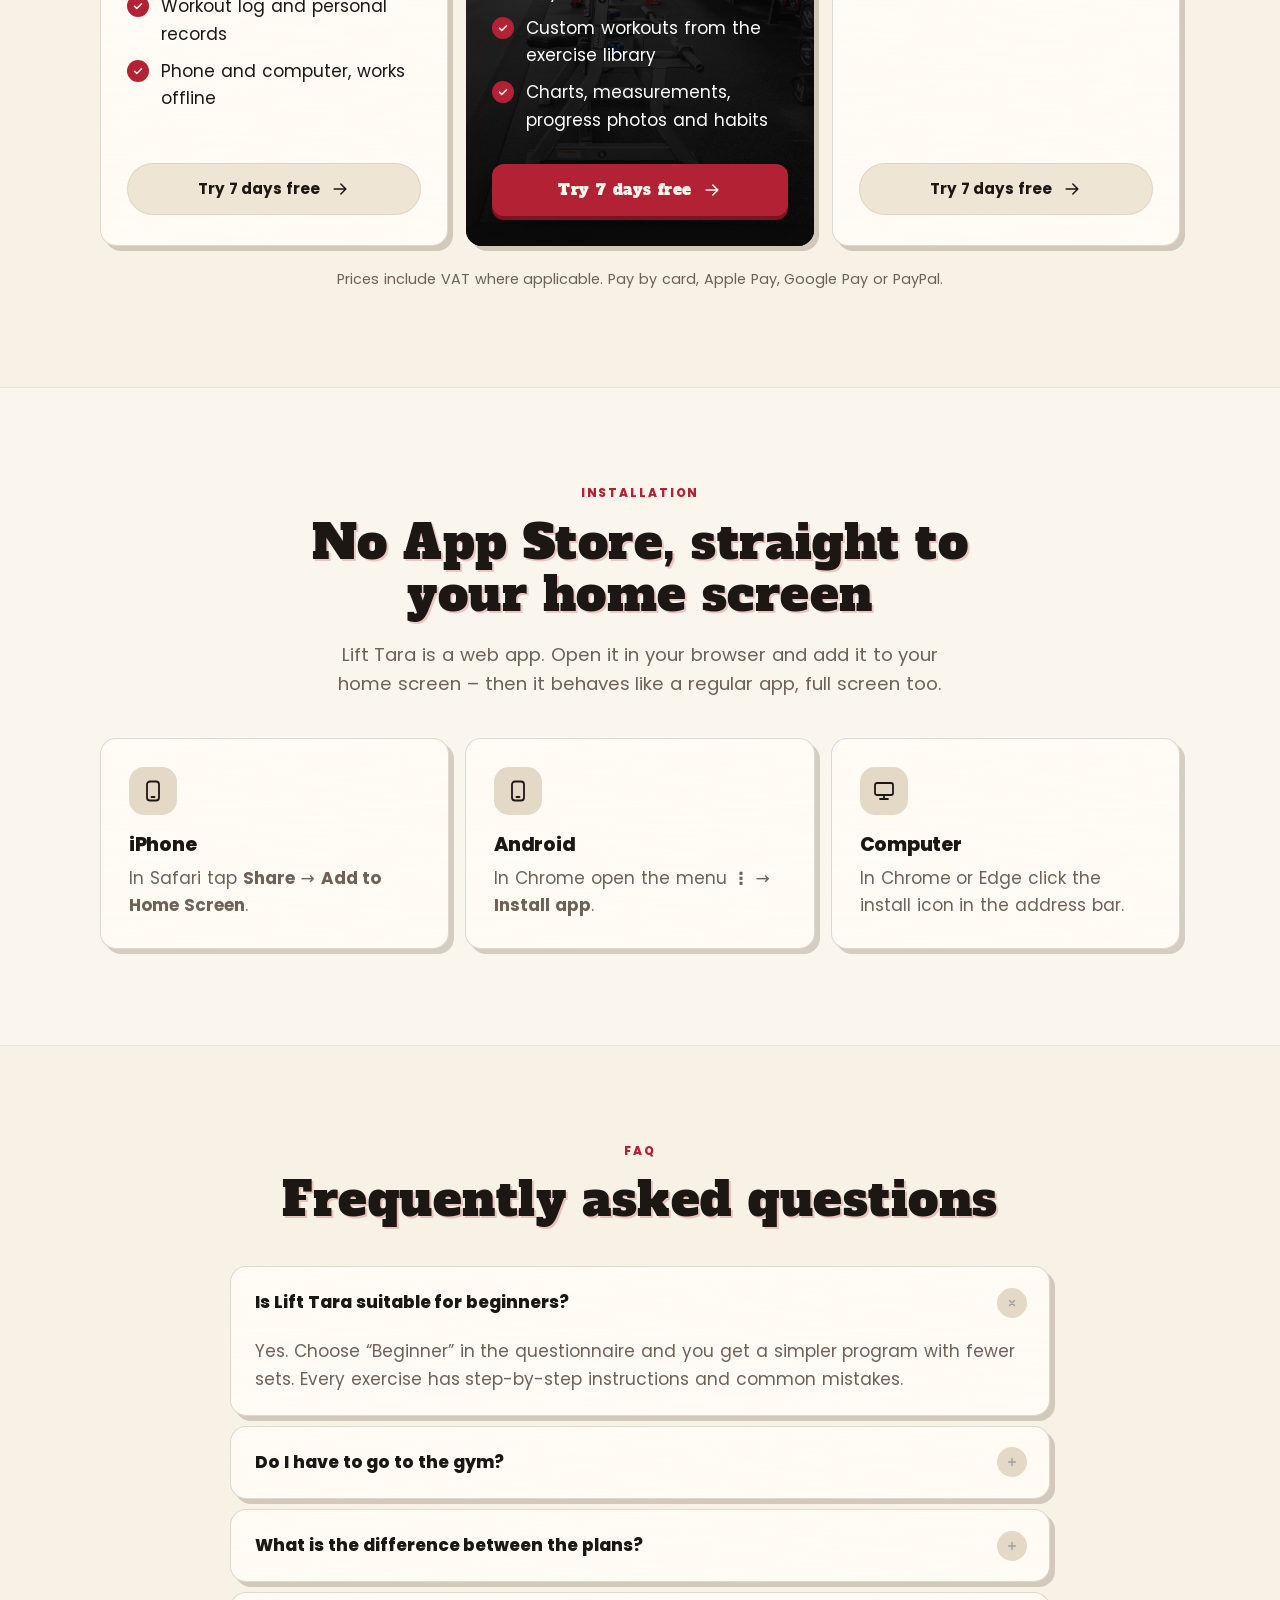
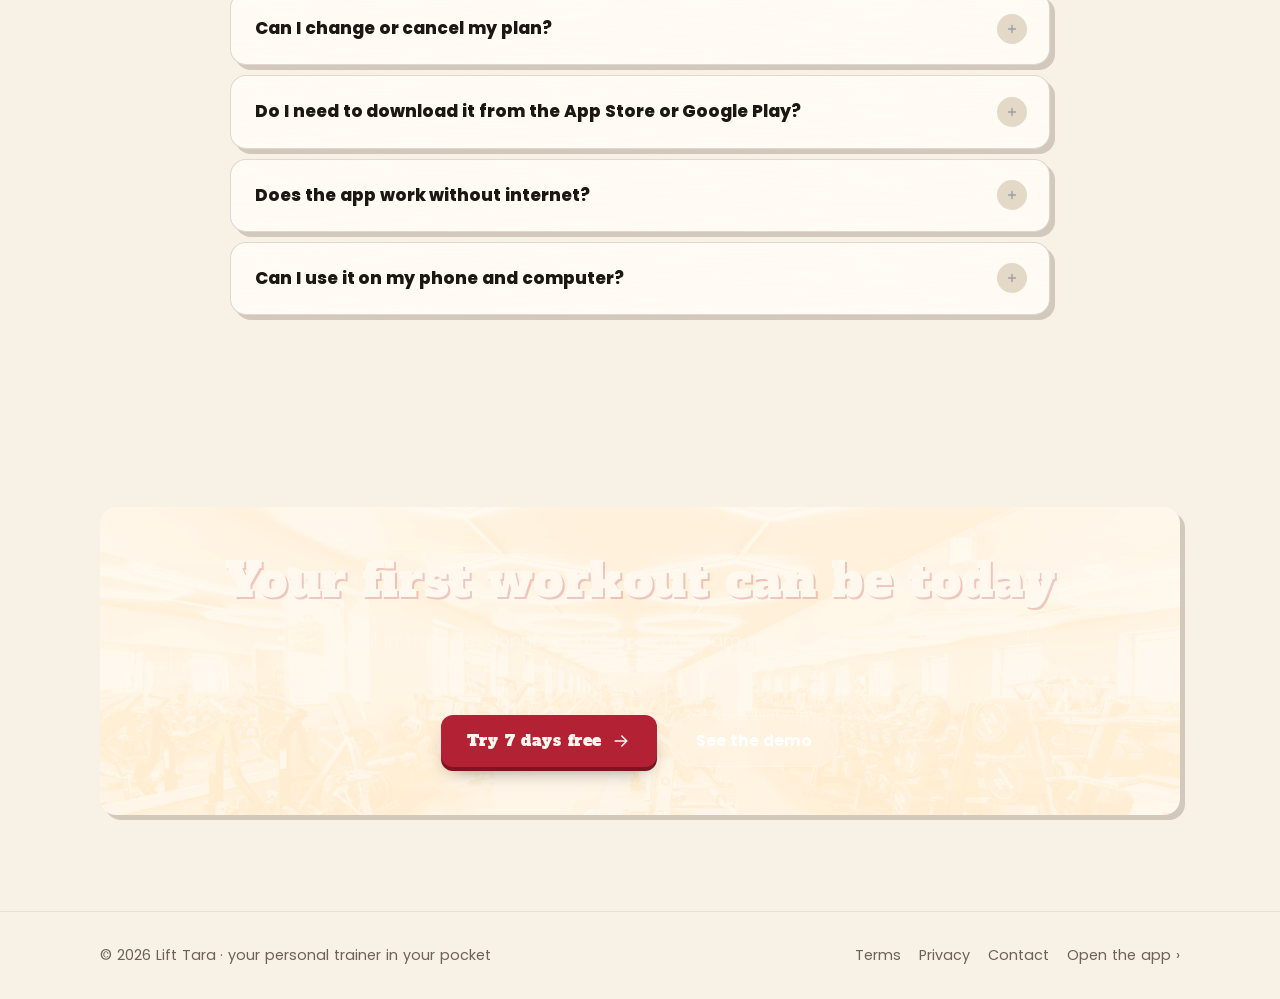
<file: en/index.html>
<!doctype html>
<html lang="en">
<head>
  <meta charset="utf-8">
  <meta name="viewport" content="width=device-width, initial-scale=1, viewport-fit=cover">
  <title>Lift Tara – your personal trainer in your pocket</title>
  <meta name="description" content="Lift Tara is a personal trainer in your pocket: a training program tailored to your goal, demos and technique for every exercise, a live workout and progress tracking. For the gym and for home.">
  <meta name="color-scheme" content="dark light">
  <meta name="theme-color" content="#15100e" media="(prefers-color-scheme: dark)">
  <meta name="theme-color" content="#f7f1e6" media="(prefers-color-scheme: light)">
  <link rel="icon" href="../icons/icon.svg?v=4" type="image/svg+xml">
  <link rel="apple-touch-icon" href="../icons/icon-192.png?v=4">
  <link rel="canonical" href="https://koval9720.github.io/web/en/">
  <link rel="alternate" hreflang="sk" href="https://koval9720.github.io/web/">
  <link rel="alternate" hreflang="en" href="https://koval9720.github.io/web/en/">
  <meta name="robots" content="index, follow, max-image-preview:large">
  <meta property="og:type" content="website">
  <meta property="og:locale" content="en_US">
  <meta property="og:site_name" content="Lift Tara">
  <meta property="og:title" content="Lift Tara – your personal trainer in your pocket">
  <meta property="og:description" content="A tailored program, technique for every exercise, live workouts and progress. Try it free for 7 days.">
  <meta property="og:url" content="https://koval9720.github.io/web/en/">
  <meta property="og:image" content="https://koval9720.github.io/web/icons/og.jpg?v=1">
  <meta property="og:image:width" content="1200">
  <meta property="og:image:height" content="630">
  <meta property="og:image:alt" content="Lift Tara">
  <meta name="twitter:card" content="summary_large_image">
  <meta name="twitter:title" content="Lift Tara – your personal trainer in your pocket">
  <meta name="twitter:description" content="A tailored program, technique for every exercise, live workouts and progress. Try it free for 7 days.">
  <meta name="twitter:image" content="https://koval9720.github.io/web/icons/og.jpg?v=1">
  <link rel="preload" as="image" href="../icons/hero.jpg">
  <style>html, body { background: #15100e; } @media (prefers-color-scheme: light) { html, body { background: #f7f1e6; } }</style>
  <link rel="stylesheet" href="../css/web.css?v=8">
  <script type="application/ld+json">
[
 {
  "@context": "https://schema.org",
  "@type": "SoftwareApplication",
  "name": "Lift Tara",
  "applicationCategory": "HealthApplication",
  "operatingSystem": "iOS, Android, Windows, macOS (web app)",
  "url": "https://koval9720.github.io/web/en/",
  "image": "https://koval9720.github.io/web/icons/icon-512.png",
  "inLanguage": "en",
  "description": "Lift Tara is a personal trainer in your pocket: a training program tailored to your goal, demos and technique for every exercise, a live workout and progress tracking. For the gym and for home.",
  "offers": [{"@type": "Offer", "name": "Basic", "price": "4.99", "priceCurrency": "EUR"}, {"@type": "Offer", "name": "Medium", "price": "9.99", "priceCurrency": "EUR"}, {"@type": "Offer", "name": "Pro", "price": "14.99", "priceCurrency": "EUR"}]
 },
 {
  "@context": "https://schema.org",
  "@type": "FAQPage",
  "mainEntity": [
 {
  "@type": "Question",
  "name": "Is Lift Tara suitable for beginners?",
  "acceptedAnswer": {
   "@type": "Answer",
   "text": "Yes. Choose “Beginner” in the questionnaire and you get a simpler program with fewer sets. Every exercise has step-by-step instructions and common mistakes."
  }
 },
 {
  "@type": "Question",
  "name": "Do I have to go to the gym?",
  "acceptedAnswer": {
   "@type": "Answer",
   "text": "No. The program can also be built for home with dumbbells or with no equipment at all."
  }
 },
 {
  "@type": "Question",
  "name": "What is the difference between the plans?",
  "acceptedAnswer": {
   "@type": "Answer",
   "text": "Basic has a ready-made full-body program, the exercise library and live workouts. Medium adds a program tailored to your goal, custom workouts and full progress tracking. Pro is the full version with an AI assistant, which is coming soon."
  }
 },
 {
  "@type": "Question",
  "name": "Can I change or cancel my plan?",
  "acceptedAnswer": {
   "@type": "Answer",
   "text": "Yes, anytime in the app under Settings → Subscription or via the link in your email. If you cancel during the 7-day trial, you pay nothing. Your data stays saved."
  }
 },
 {
  "@type": "Question",
  "name": "Do I need to download it from the App Store or Google Play?",
  "acceptedAnswer": {
   "@type": "Answer",
   "text": "No. Lift Tara is a web app – open it in your browser and add it to your home screen with one tap. Then it behaves like a regular app."
  }
 },
 {
  "@type": "Question",
  "name": "Does the app work without internet?",
  "acceptedAnswer": {
   "@type": "Answer",
   "text": "Yes. Workouts and logging work offline and your changes sync when you’re back online."
  }
 },
 {
  "@type": "Question",
  "name": "Can I use it on my phone and computer?",
  "acceptedAnswer": {
   "@type": "Answer",
   "text": "Yes. Once you sign in, your program, workouts and progress sync across all your devices."
  }
 }
]
 }
]
  </script>
</head>
<body>
  <header class="site-top" id="top">
    <div class="wrap">
      <a href="#" class="brand"><img src="../icons/icon.svg?v=4" alt=""> Lift Tara</a>
      <nav class="menu" aria-label="Main menu">
        <a href="#funkcie">Features</a>
        <a href="#ako">How it works</a>
        <a href="#balicky">Plans</a>
        <a href="#faq">FAQ</a>
        <a href="../" class="btn small lang" hreflang="sk" lang="sk" aria-label="Slovenská verzia">SK</a>
        <a href="https://koval9720.github.io/trener/?lang=en" class="btn small"><span class="lg">Open the app</span><span class="sm">App</span></a>
      </nav>
    </div>
  </header>

  <main>
    <section class="hero-section">
      <div class="hero-bg" aria-hidden="true"></div>
      <div class="wrap hero-in">
        <p class="eyebrow">Personal trainer in your pocket</p>
        <h1>A trainer who is <em>always with you.</em></h1>
        <p class="lead">Answer a few questions and Lift Tara builds a training program tailored to you. For every exercise it shows you how to do it right, counts down your rest and logs your lifts. For the gym and for home.</p>
        <div class="actions">
          <a href="#balicky" class="btn primary sheen">Try 7 days free <svg class="i" viewBox="0 0 24 24" aria-hidden="true"><path d="M5 12h14M13 6l6 6-6 6"/></svg></a>
          <a href="https://koval9720.github.io/trener/?demo&amp;lang=en" class="btn glass">See the demo</a>
        </div>
        <div class="tiles"><div class="tile"><span class="ti"><svg class="i" viewBox="0 0 24 24" aria-hidden="true"><circle cx="12" cy="12" r="9"/><circle cx="12" cy="12" r="5"/><circle cx="12" cy="12" r="1.2"/></svg></span><div><b>Tailored</b><span>program for you</span></div></div><div class="tile"><span class="ti"><svg class="i" viewBox="0 0 24 24" aria-hidden="true"><path d="M6.5 6.5v11M17.5 6.5v11M3.5 9v6M20.5 9v6M6.5 12h11"/></svg></span><div><b>37+ exercises</b><span>with technique</span></div></div><div class="tile"><span class="ti"><svg class="i" viewBox="0 0 24 24" aria-hidden="true"><path d="M3 15a4 4 0 0 0 4 4h10a4 4 0 0 0 .5-8A6 6 0 0 0 6 10a4 4 0 0 0-3 5z"/></svg></span><div><b>Offline</b><span>works without signal</span></div></div></div>
      </div>
      <span class="scroll-hint" aria-hidden="true"></span>
    </section>

    <section id="funkcie" class="section">
      <div class="wrap">
        <div class="app-head rv">
          <div>
            <p class="eyebrow">Features</p>
            <h2>Everything a personal trainer does</h2>
            <p class="lead">Program, technique, guided workouts and progress. No searching for videos, no notebook.</p>
            <div class="actions"><a href="#balicky" class="btn primary">Try 7 days free <svg class="i" viewBox="0 0 24 24" aria-hidden="true"><path d="M5 12h14M13 6l6 6-6 6"/></svg></a><a href="https://koval9720.github.io/trener/?demo&amp;lang=en" class="btn">See the demo</a></div>
          </div>
          <div class="phones" aria-hidden="true">
            <figure class="phone"><img src="../icons/screens/a-program-en.jpg" alt="" loading="lazy" width="600" height="1300"></figure>
            <figure class="phone main"><img src="../icons/screens/a-today-en.jpg" alt="" loading="lazy" width="600" height="1300"></figure>
            <figure class="phone"><img src="../icons/screens/a-ex-en.jpg" alt="" loading="lazy" width="600" height="1300"></figure>
          </div>
        </div>
        <div class="feat-grid">
          <article class="card feat rv"><span class="ic"><svg class="i" viewBox="0 0 24 24" aria-hidden="true"><circle cx="12" cy="12" r="9"/><circle cx="12" cy="12" r="5"/><circle cx="12" cy="12" r="1.2"/></svg></span><h3>Tailored program</h3><p>Based on your goal (physique, strength, weight loss, fitness), experience, number of days and whether you train at the gym or at home.</p></article>
          <article class="card feat rv"><span class="ic"><svg class="i" viewBox="0 0 24 24" aria-hidden="true"><path d="M6.5 6.5v11M17.5 6.5v11M3.5 9v6M20.5 9v6M6.5 12h11"/></svg></span><h3>Exercise library</h3><p>Step-by-step instructions, muscles worked and common mistakes for every exercise. Bodyweight exercises too.</p></article>
          <article class="card feat rv"><span class="ic"><svg class="i" viewBox="0 0 24 24" aria-hidden="true"><circle cx="12" cy="12" r="9"/><path d="M10 8.5v7l5.5-3.5z"/></svg></span><h3>Live workout</h3><p>The app guides you through your exercises, counts down your rest, suggests the weight for your next set and celebrates new records.</p></article>
          <article class="card feat rv"><span class="ic"><svg class="i" viewBox="0 0 24 24" aria-hidden="true"><path d="M3 17l6-6 4 4 8-8M15 7h6v6"/></svg></span><h3>Records and progress</h3><p>Your best set for every exercise, a performance chart and the history of all your workouts.</p></article>
          <article class="card feat rv"><span class="ic"><svg class="i" viewBox="0 0 24 24" aria-hidden="true"><path d="M4 8h3l2-3h6l2 3h3v11H4z"/><circle cx="12" cy="13" r="3.5"/></svg></span><h3>Measurements and photos</h3><p>Weight, measurements and progress photos in one place, with a trend chart.</p></article>
          <article class="card feat rv"><span class="ic"><svg class="i" viewBox="0 0 24 24" aria-hidden="true"><path d="M19.5 14.6A7.8 7.8 0 1 1 9.4 4.5a6.3 6.3 0 0 0 10.1 10.1z"/></svg></span><h3>Habits</h3><p>Steps, water and sleep in a few seconds a day, with your own goals.</p></article>
          <article class="card feat rv"><span class="ic"><svg class="i" viewBox="0 0 24 24" aria-hidden="true"><path d="M9 5h10M9 12h10M9 19h10M5 5h.01M5 12h.01M5 19h.01"/></svg></span><h3>Limitations</h3><p>Bad back, knees or shoulders? The program leaves out exercises that would strain them.</p></article>
          <article class="card feat rv"><span class="ic"><svg class="i" viewBox="0 0 24 24" aria-hidden="true"><path d="M3 15a4 4 0 0 0 4 4h10a4 4 0 0 0 .5-8A6 6 0 0 0 6 10a4 4 0 0 0-3 5z"/></svg></span><h3>Phone and computer</h3><p>Once you sign in, everything syncs. Works offline, in English and Slovak.</p></article>
        </div>
      </div>
    </section>

    <section id="trening" class="section alt">
      <div class="wrap">
        <div class="app-head reverse rv">
          <div>
            <p class="eyebrow">During your workout</p>
            <h2>Your workout, step by step</h2>
            <p class="lead">Tap “Start workout” and the app guides you. You see what to do, how many sets and with what weight. After each set it counts down your rest, and after the workout it shows how you improved.</p>
            <ul class="checks"><li>Rest timer between sets</li><li>Weight suggestion based on your last workout</li><li>Personal record celebration</li><li>Summary: time, sets and kilos lifted</li></ul>
          </div>
          <div class="phones two" aria-hidden="true">
            <figure class="phone main"><img src="../icons/screens/a-live-en.jpg" alt="" loading="lazy" width="600" height="1300"></figure>
            <figure class="phone"><img src="../icons/screens/a-progress-en.jpg" alt="" loading="lazy" width="600" height="1300"></figure>
          </div>
        </div>
      </div>
    </section>

    <section id="greta" class="section">
      <div class="wrap greta-sec">
        <div class="greta-photo rv"><img src="../icons/greta/flex.jpg" alt="Granny Greta flexing her biceps" loading="lazy" width="520" height="578"><span class="tag">GRANNY GRETA</span></div>
        <div class="rv">
          <p class="eyebrow">Your motivation</p>
          <h2>Meet Granny Greta</h2>
          <p class="lead">Greta is the Lift Tara mascot. Every day she greets you in the app with a short one-liner. Lift Tara builds your program – Greta just won’t let you skip it.</p>
          <div class="quotes">
            <div class="quote-b"><img src="../icons/greta/avatar.jpg" alt="" width="44" height="44" loading="lazy"><p>“Knees out, chest up. I squat deeper with a sack of potatoes.”</p></div>
            <div class="quote-b"><img src="../icons/greta/avatar.jpg" alt="" width="44" height="44" loading="lazy"><p>“Records aren’t made on the couch.”</p></div>
            <div class="quote-b"><img src="../icons/greta/avatar.jpg" alt="" width="44" height="44" loading="lazy"><p>“Don’t skip. Swap. Where there’s a will, there’s a way.”</p></div>
          </div>
        </div>
      </div>
    </section>

    <section id="ako" class="section alt">
      <div class="wrap">
        <div class="section-head center rv"><p class="eyebrow">How it works</p><h2>Get started in a minute</h2></div>
        <div class="grid3">
          <div class="card step rv"><span class="num">01</span><h3>Fill in the questionnaire</h3><p>Your goal, experience, how many days a week you want to train and where. It takes a minute.</p></div>
          <div class="card step rv"><span class="num">02</span><h3>Get your program</h3><p>Lift Tara builds tailored training days with sets, reps and rest times.</p></div>
          <div class="card step rv"><span class="num">03</span><h3>Train and track progress</h3><p>The app guides you through every workout, logs your lifts and shows your records.</p></div>
        </div>
      </div>
    </section>

    <section id="balicky" class="section">
      <div class="wrap">
        <div class="section-head center rv"><p class="eyebrow">Plans</p><h2>Choose how much guidance you want</h2><p class="lead" style="margin:0 auto">Every plan comes with 7 days free. Cancel or change it anytime.</p></div>
        <div class="tiers">
          <article class="card price-card tier tier-basic rv">
            
            <h3>Basic</h3>
            <p class="muted tier-sub">Get started with a ready-made program.</p>
            <p class="price">€4.99 <span>/ month</span></p>
            <ul class="checks"><li><span>Library of 37+ exercises with technique and mistakes</span></li><li><span>Ready-made full-body program</span></li><li><span>Live workout with rest timer</span></li><li><span>Workout log and personal records</span></li><li><span>Phone and computer, works offline</span></li></ul>
            <a href="https://koval9720.github.io/trener/?plan=basic&amp;lang=en" class="btn">Try 7 days free <svg class="i" viewBox="0 0 24 24" aria-hidden="true"><path d="M5 12h14M13 6l6 6-6 6"/></svg></a>
          </article>
          <article class="card price-card tier tier-medium featured rv">
            <span class="badge">Most popular</span>
            <h3>Medium</h3>
            <p class="muted tier-sub">A program tailored exactly to you.</p>
            <p class="price">€9.99 <span>/ month</span></p>
            <ul class="checks"><li><span>Everything in Basic</span></li><li><span>Program tailored to your goal, place and limitations</span></li><li><span>2 to 5 training days, change anytime</span></li><li><span>Custom workouts from the exercise library</span></li><li><span>Charts, measurements, progress photos and habits</span></li></ul>
            <a href="https://koval9720.github.io/trener/?plan=medium&amp;lang=en" class="btn primary">Try 7 days free <svg class="i" viewBox="0 0 24 24" aria-hidden="true"><path d="M5 12h14M13 6l6 6-6 6"/></svg></a>
          </article>
          <article class="card price-card tier tier-pro rv">
            
            <h3>Pro</h3>
            <p class="muted tier-sub">The full version with an AI assistant.</p>
            <p class="price">€14.99 <span>/ month</span></p>
            <ul class="checks"><li><span>Everything in Medium</span></li><li><span>AI assistant: technique, nutrition and plan changes <span class="soon">coming soon</span></span></li><li><span>Get new features first</span></li><li><span>Priority support</span></li></ul>
            <a href="https://koval9720.github.io/trener/?plan=pro&amp;lang=en" class="btn">Try 7 days free <svg class="i" viewBox="0 0 24 24" aria-hidden="true"><path d="M5 12h14M13 6l6 6-6 6"/></svg></a>
          </article>
        </div>
        <p class="muted tier-note">Prices include VAT where applicable. Pay by card, Apple Pay, Google Pay or PayPal.</p>
      </div>
    </section>

    <section id="instalacia" class="section alt">
      <div class="wrap">
        <div class="section-head center rv"><p class="eyebrow">Installation</p><h2>No App Store, straight to your home screen</h2><p class="lead" style="margin:0 auto">Lift Tara is a web app. Open it in your browser and add it to your home screen – then it behaves like a regular app, full screen too.</p></div>
        <div class="grid3">
          <div class="card rv"><span class="ic"><svg class="i" viewBox="0 0 24 24" aria-hidden="true"><rect x="6" y="2.5" width="12" height="19" rx="3"/><path d="M10.5 18h3"/></svg></span><h3>iPhone</h3><p class="muted" style="margin:0">In Safari tap <b>Share</b> → <b>Add to Home Screen</b>.</p></div>
          <div class="card rv"><span class="ic"><svg class="i" viewBox="0 0 24 24" aria-hidden="true"><rect x="6" y="2.5" width="12" height="19" rx="3"/><path d="M10.5 18h3"/></svg></span><h3>Android</h3><p class="muted" style="margin:0">In Chrome open the menu <b>⋮</b> → <b>Install app</b>.</p></div>
          <div class="card rv"><span class="ic"><svg class="i" viewBox="0 0 24 24" aria-hidden="true"><rect x="3" y="4" width="18" height="12" rx="2"/><path d="M8 20h8M12 16v4"/></svg></span><h3>Computer</h3><p class="muted" style="margin:0">In Chrome or Edge click the install icon in the address bar.</p></div>
        </div>
      </div>
    </section>

    <section id="faq" class="section">
      <div class="wrap">
        <div class="section-head center rv"><p class="eyebrow">FAQ</p><h2>Frequently asked questions</h2></div>
        <div class="faq">
          <details class="card rv" open><summary>Is Lift Tara suitable for beginners?</summary><p>Yes. Choose “Beginner” in the questionnaire and you get a simpler program with fewer sets. Every exercise has step-by-step instructions and common mistakes.</p></details>
          <details class="card rv"><summary>Do I have to go to the gym?</summary><p>No. The program can also be built for home with dumbbells or with no equipment at all.</p></details>
          <details class="card rv"><summary>What is the difference between the plans?</summary><p>Basic has a ready-made full-body program, the exercise library and live workouts. Medium adds a program tailored to your goal, custom workouts and full progress tracking. Pro is the full version with an AI assistant, which is coming soon.</p></details>
          <details class="card rv"><summary>Can I change or cancel my plan?</summary><p>Yes, anytime in the app under Settings → Subscription or via the link in your email. If you cancel during the 7-day trial, you pay nothing. Your data stays saved.</p></details>
          <details class="card rv"><summary>Do I need to download it from the App Store or Google Play?</summary><p>No. Lift Tara is a web app – open it in your browser and add it to your home screen with one tap. Then it behaves like a regular app.</p></details>
          <details class="card rv"><summary>Does the app work without internet?</summary><p>Yes. Workouts and logging work offline and your changes sync when you’re back online.</p></details>
          <details class="card rv"><summary>Can I use it on my phone and computer?</summary><p>Yes. Once you sign in, your program, workouts and progress sync across all your devices.</p></details>
        </div>
      </div>
    </section>

    <section id="zacat" class="section">
      <div class="wrap">
        <div class="card end-cta rv">
          <h2>Your first workout can be today</h2>
          <p class="lead">Fill in the questionnaire, get your program and train free for 7 days.</p>
          <div class="actions"><a href="#balicky" class="btn primary">Try 7 days free <svg class="i" viewBox="0 0 24 24" aria-hidden="true"><path d="M5 12h14M13 6l6 6-6 6"/></svg></a><a href="https://koval9720.github.io/trener/?demo&amp;lang=en" class="btn glass">See the demo</a></div>
        </div>
      </div>
    </section>
  </main>

  <footer class="footer">
    <div class="wrap"><span>© <span id="year">2026</span> Lift Tara · your personal trainer in your pocket</span><span class="foot-links"><a href="terms.html#podmienky" class="muted">Terms</a><a href="terms.html#sukromie" class="muted">Privacy</a><a href="terms.html#kontakt" class="muted">Contact</a><a href="https://koval9720.github.io/trener/?lang=en" class="muted">Open the app ›</a></span></div>
  </footer>
  <script>
    // Lišta sa po posunutí z fotky zmení na sklo; fotka sa hýbe pomalšie ako obsah (paralaxa)
    const siteTop = document.getElementById('top');
    const bg = document.querySelector('.hero-bg');
    const reduce = matchMedia('(prefers-reduced-motion: reduce)').matches;
    let raf = 0;
    const onScroll = () => {
      raf = 0;
      siteTop.classList.toggle('solid', scrollY > innerHeight * 0.6);
      if (!reduce && bg && scrollY < innerHeight * 1.2) bg.style.setProperty('--py', `${Math.round(scrollY * 0.3)}px`);
    };
    addEventListener('scroll', () => { if (!raf) raf = requestAnimationFrame(onScroll); }, { passive: true });
    onScroll();
    // Sekcie sa jemne vysunú, keď sa k nim posunieš
    if ('IntersectionObserver' in window && !reduce) {
      const io = new IntersectionObserver((list) => {
        let n = 0;
        list.forEach((e) => { if (!e.isIntersecting) return; e.target.style.setProperty('--d', `${Math.min(n++, 5) * 80}ms`); e.target.classList.add('in'); io.unobserve(e.target); });
      }, { rootMargin: '0px 0px -8% 0px' });
      document.querySelectorAll('.rv').forEach((el) => io.observe(el));
    } else document.querySelectorAll('.rv').forEach((el) => el.classList.add('in'));
    document.getElementById('year').textContent = new Date().getFullYear();
  </script>
</body>
</html>
</file>
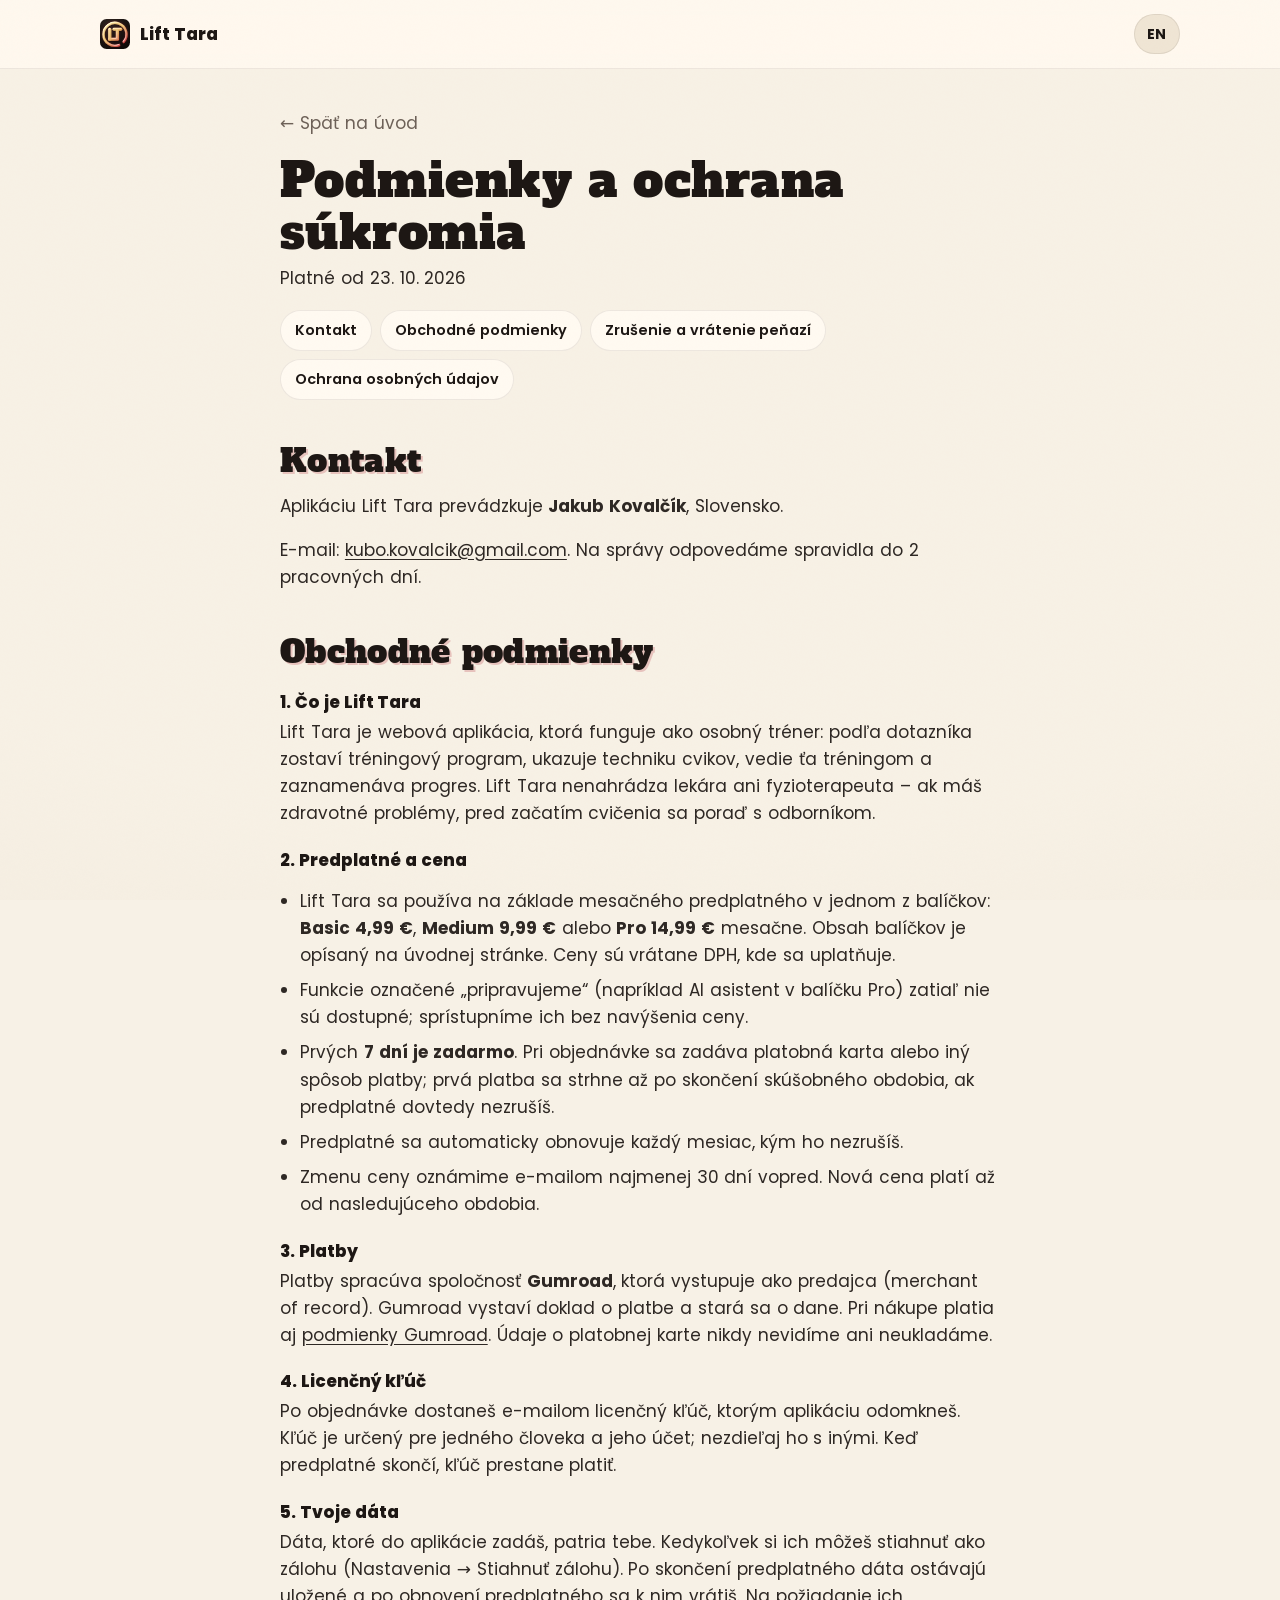
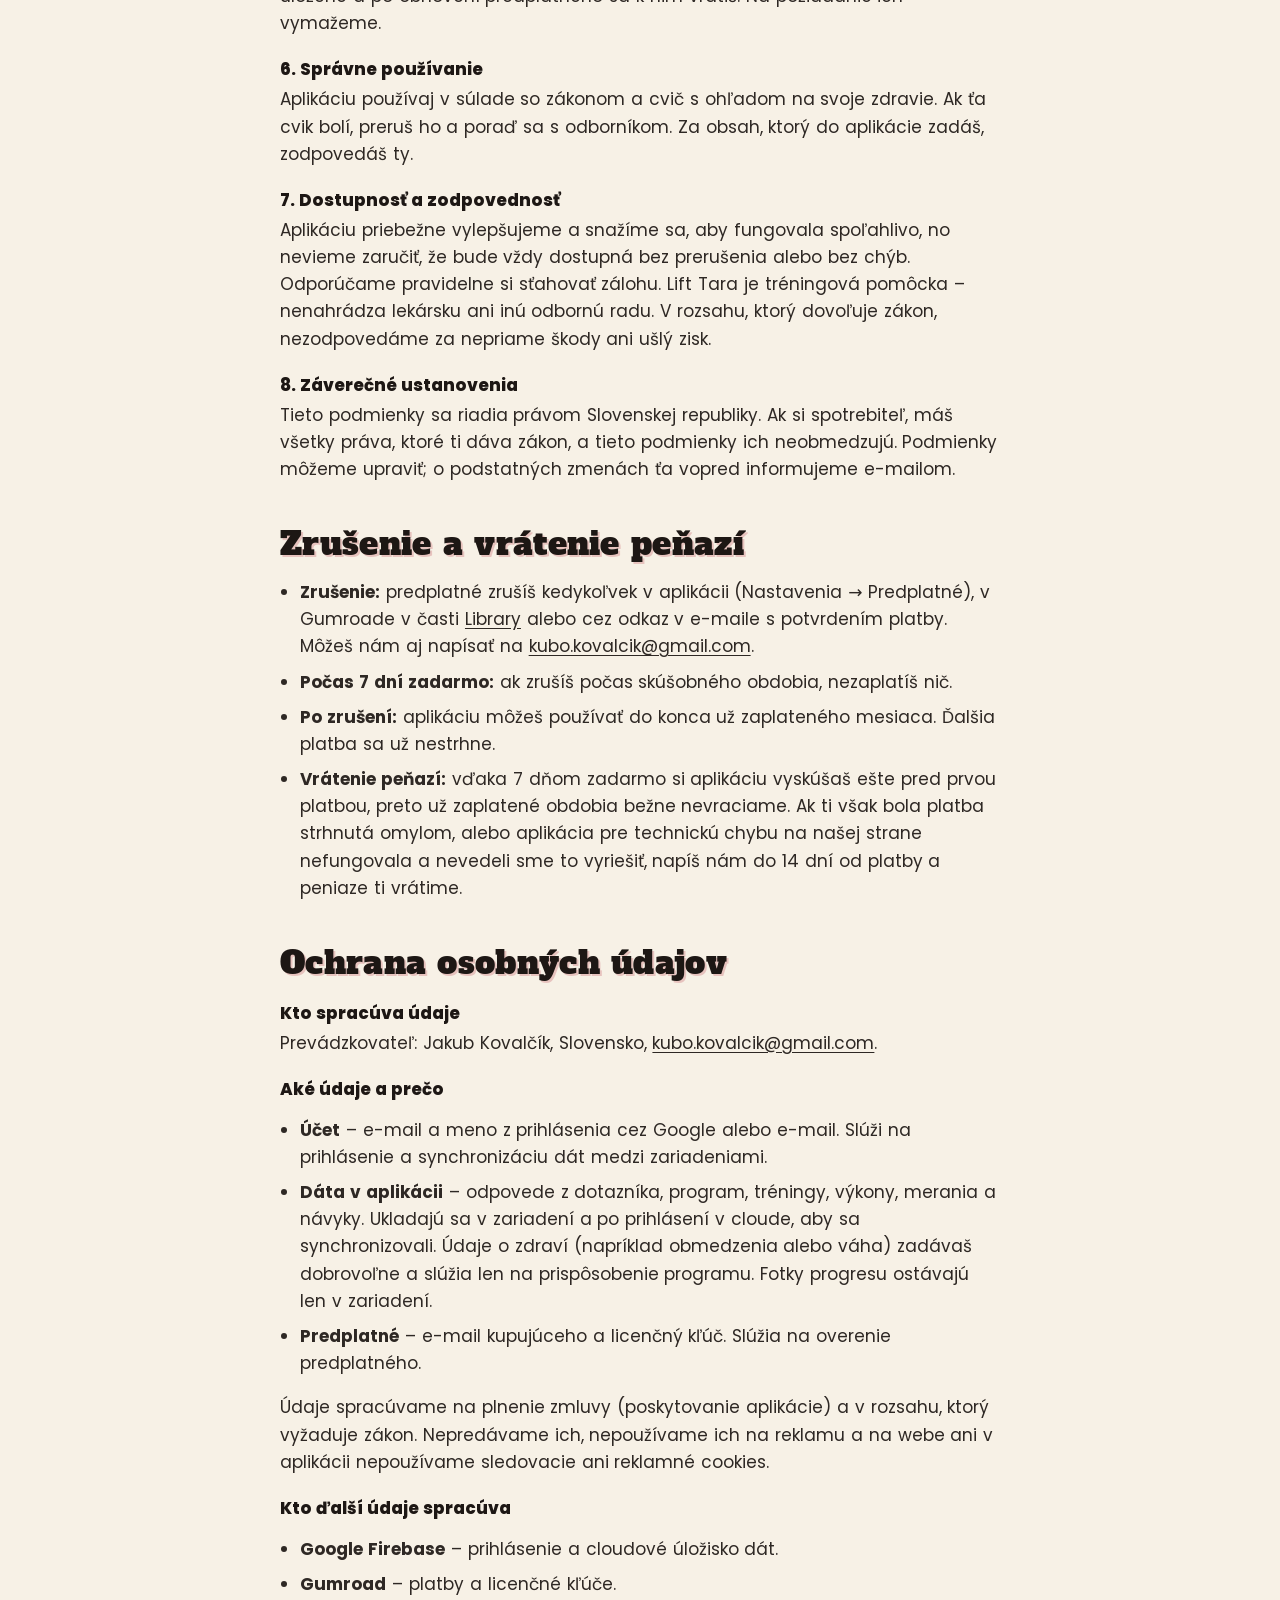
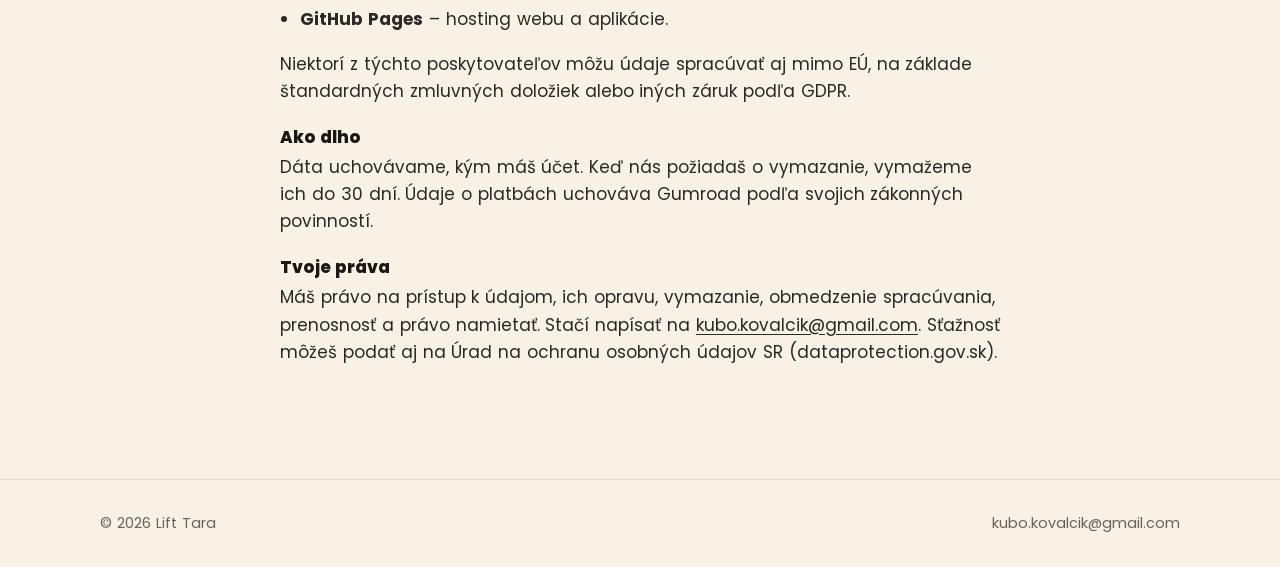
<file: podmienky.html>
<!doctype html>
<html lang="sk">
<head>
  <meta charset="utf-8">
  <meta name="viewport" content="width=device-width, initial-scale=1, viewport-fit=cover">
  <title>Podmienky, ochrana súkromia a kontakt – Lift Tara</title>
  <meta name="description" content="Obchodné podmienky predplatného Lift Tara, zrušenie a vrátenie peňazí, ochrana osobných údajov a kontakt.">
  <meta name="color-scheme" content="dark light">
  <meta name="theme-color" content="#15100e" media="(prefers-color-scheme: dark)">
  <meta name="theme-color" content="#f7f1e6" media="(prefers-color-scheme: light)">
  <link rel="icon" href="icons/icon.svg?v=4" type="image/svg+xml">
  <link rel="canonical" href="https://koval9720.github.io/web/podmienky.html">
  <link rel="alternate" hreflang="sk" href="https://koval9720.github.io/web/podmienky.html">
  <link rel="alternate" hreflang="en" href="https://koval9720.github.io/web/en/terms.html">
  <style>html, body { background: #15100e; } @media (prefers-color-scheme: light) { html, body { background: #f7f1e6; } }</style>
  <link rel="stylesheet" href="css/web.css?v=8">
</head>
<body class="legal-page">
  <header class="site-top solid">
    <div class="wrap nav-row">
      <a href="./" class="brand"><img src="icons/icon.svg?v=4" alt=""> Lift Tara</a>
      <nav class="menu"><a href="en/terms.html" class="btn small lang" hreflang="en" lang="en">EN</a></nav>
    </div>
  </header>
  <main class="section">
    <div class="wrap legal">
      <a class="legal-back" href="./">← Späť na úvod</a>
      <h1>Podmienky a ochrana súkromia</h1>
      <p class="muted">Platné od 23. 10. 2026</p>
      <nav class="legal-toc"><a href="#kontakt">Kontakt</a><a href="#podmienky">Obchodné podmienky</a><a href="#zrusenie">Zrušenie a vrátenie peňazí</a><a href="#sukromie">Ochrana osobných údajov</a></nav>

<section id="kontakt">
  <h2>Kontakt</h2>
  <p>Aplikáciu Lift Tara prevádzkuje <b>Jakub Kovalčík</b>, Slovensko.</p>
  <p>E-mail: <a href="mailto:kubo.kovalcik@gmail.com">kubo.kovalcik@gmail.com</a>. Na správy odpovedáme spravidla do 2 pracovných dní.</p>
</section>

<section id="podmienky">
  <h2>Obchodné podmienky</h2>
  <h3>1. Čo je Lift Tara</h3>
  <p>Lift Tara je webová aplikácia, ktorá funguje ako osobný tréner: podľa dotazníka zostaví tréningový program, ukazuje techniku cvikov, vedie ťa tréningom a zaznamenáva progres. Lift Tara nenahrádza lekára ani fyzioterapeuta – ak máš zdravotné problémy, pred začatím cvičenia sa poraď s odborníkom.</p>
  <h3>2. Predplatné a cena</h3>
  <ul>
    <li>Lift Tara sa používa na základe mesačného predplatného v jednom z balíčkov: <b>Basic 4,99 €</b>, <b>Medium 9,99 €</b> alebo <b>Pro 14,99 €</b> mesačne. Obsah balíčkov je opísaný na úvodnej stránke. Ceny sú vrátane DPH, kde sa uplatňuje.</li>
    <li>Funkcie označené „pripravujeme“ (napríklad AI asistent v balíčku Pro) zatiaľ nie sú dostupné; sprístupníme ich bez navýšenia ceny.</li>
    <li>Prvých <b>7 dní je zadarmo</b>. Pri objednávke sa zadáva platobná karta alebo iný spôsob platby; prvá platba sa strhne až po skončení skúšobného obdobia, ak predplatné dovtedy nezrušíš.</li>
    <li>Predplatné sa automaticky obnovuje každý mesiac, kým ho nezrušíš.</li>
    <li>Zmenu ceny oznámime e-mailom najmenej 30 dní vopred. Nová cena platí až od nasledujúceho obdobia.</li>
  </ul>
  <h3>3. Platby</h3>
  <p>Platby spracúva spoločnosť <b>Gumroad</b>, ktorá vystupuje ako predajca (merchant of record). Gumroad vystaví doklad o platbe a stará sa o dane. Pri nákupe platia aj <a href="https://gumroad.com/terms" rel="noopener">podmienky Gumroad</a>. Údaje o platobnej karte nikdy nevidíme ani neukladáme.</p>
  <h3>4. Licenčný kľúč</h3>
  <p>Po objednávke dostaneš e-mailom licenčný kľúč, ktorým aplikáciu odomkneš. Kľúč je určený pre jedného človeka a jeho účet; nezdieľaj ho s inými. Keď predplatné skončí, kľúč prestane platiť.</p>
  <h3>5. Tvoje dáta</h3>
  <p>Dáta, ktoré do aplikácie zadáš, patria tebe. Kedykoľvek si ich môžeš stiahnuť ako zálohu (Nastavenia → Stiahnuť zálohu). Po skončení predplatného dáta ostávajú uložené a po obnovení predplatného sa k nim vrátiš. Na požiadanie ich vymažeme.</p>
  <h3>6. Správne používanie</h3>
  <p>Aplikáciu používaj v súlade so zákonom a cvič s ohľadom na svoje zdravie. Ak ťa cvik bolí, preruš ho a poraď sa s odborníkom. Za obsah, ktorý do aplikácie zadáš, zodpovedáš ty.</p>
  <h3>7. Dostupnosť a zodpovednosť</h3>
  <p>Aplikáciu priebežne vylepšujeme a snažíme sa, aby fungovala spoľahlivo, no nevieme zaručiť, že bude vždy dostupná bez prerušenia alebo bez chýb. Odporúčame pravidelne si sťahovať zálohu. Lift Tara je tréningová pomôcka – nenahrádza lekársku ani inú odbornú radu. V rozsahu, ktorý dovoľuje zákon, nezodpovedáme za nepriame škody ani ušlý zisk.</p>
  <h3>8. Záverečné ustanovenia</h3>
  <p>Tieto podmienky sa riadia právom Slovenskej republiky. Ak si spotrebiteľ, máš všetky práva, ktoré ti dáva zákon, a tieto podmienky ich neobmedzujú. Podmienky môžeme upraviť; o podstatných zmenách ťa vopred informujeme e-mailom.</p>
</section>

<section id="zrusenie">
  <h2>Zrušenie a vrátenie peňazí</h2>
  <ul>
    <li><b>Zrušenie:</b> predplatné zrušíš kedykoľvek v aplikácii (Nastavenia → Predplatné), v Gumroade v časti <a href="https://app.gumroad.com/library" rel="noopener">Library</a> alebo cez odkaz v e-maile s potvrdením platby. Môžeš nám aj napísať na <a href="mailto:kubo.kovalcik@gmail.com">kubo.kovalcik@gmail.com</a>.</li>
    <li><b>Počas 7 dní zadarmo:</b> ak zrušíš počas skúšobného obdobia, nezaplatíš nič.</li>
    <li><b>Po zrušení:</b> aplikáciu môžeš používať do konca už zaplateného mesiaca. Ďalšia platba sa už nestrhne.</li>
    <li><b>Vrátenie peňazí:</b> vďaka 7 dňom zadarmo si aplikáciu vyskúšaš ešte pred prvou platbou, preto už zaplatené obdobia bežne nevraciame. Ak ti však bola platba strhnutá omylom, alebo aplikácia pre technickú chybu na našej strane nefungovala a nevedeli sme to vyriešiť, napíš nám do 14 dní od platby a peniaze ti vrátime.</li>
  </ul>
</section>

<section id="sukromie">
  <h2>Ochrana osobných údajov</h2>
  <h3>Kto spracúva údaje</h3>
  <p>Prevádzkovateľ: Jakub Kovalčík, Slovensko, <a href="mailto:kubo.kovalcik@gmail.com">kubo.kovalcik@gmail.com</a>.</p>
  <h3>Aké údaje a prečo</h3>
  <ul>
    <li><b>Účet</b> – e-mail a meno z prihlásenia cez Google alebo e-mail. Slúži na prihlásenie a synchronizáciu dát medzi zariadeniami.</li>
    <li><b>Dáta v aplikácii</b> – odpovede z dotazníka, program, tréningy, výkony, merania a návyky. Ukladajú sa v zariadení a po prihlásení v cloude, aby sa synchronizovali. Údaje o zdraví (napríklad obmedzenia alebo váha) zadávaš dobrovoľne a slúžia len na prispôsobenie programu. Fotky progresu ostávajú len v zariadení.</li>
    <li><b>Predplatné</b> – e-mail kupujúceho a licenčný kľúč. Slúžia na overenie predplatného.</li>
  </ul>
  <p>Údaje spracúvame na plnenie zmluvy (poskytovanie aplikácie) a v rozsahu, ktorý vyžaduje zákon. Nepredávame ich, nepoužívame ich na reklamu a na webe ani v aplikácii nepoužívame sledovacie ani reklamné cookies.</p>
  <h3>Kto ďalší údaje spracúva</h3>
  <ul>
    <li><b>Google Firebase</b> – prihlásenie a cloudové úložisko dát.</li>
    <li><b>Gumroad</b> – platby a licenčné kľúče.</li>
    <li><b>GitHub Pages</b> – hosting webu a aplikácie.</li>
  </ul>
  <p>Niektorí z týchto poskytovateľov môžu údaje spracúvať aj mimo EÚ, na základe štandardných zmluvných doložiek alebo iných záruk podľa GDPR.</p>
  <h3>Ako dlho</h3>
  <p>Dáta uchovávame, kým máš účet. Keď nás požiadaš o vymazanie, vymažeme ich do 30 dní. Údaje o platbách uchováva Gumroad podľa svojich zákonných povinností.</p>
  <h3>Tvoje práva</h3>
  <p>Máš právo na prístup k údajom, ich opravu, vymazanie, obmedzenie spracúvania, prenosnosť a právo namietať. Stačí napísať na <a href="mailto:kubo.kovalcik@gmail.com">kubo.kovalcik@gmail.com</a>. Sťažnosť môžeš podať aj na Úrad na ochranu osobných údajov SR (dataprotection.gov.sk).</p>
</section>

    </div>
  </main>
  <footer class="footer">
    <div class="wrap"><span>© 2026 Lift Tara</span><span class="foot-links"><a href="mailto:kubo.kovalcik@gmail.com" class="muted">kubo.kovalcik@gmail.com</a></span></div>
  </footer>
</body>
</html>
</file>
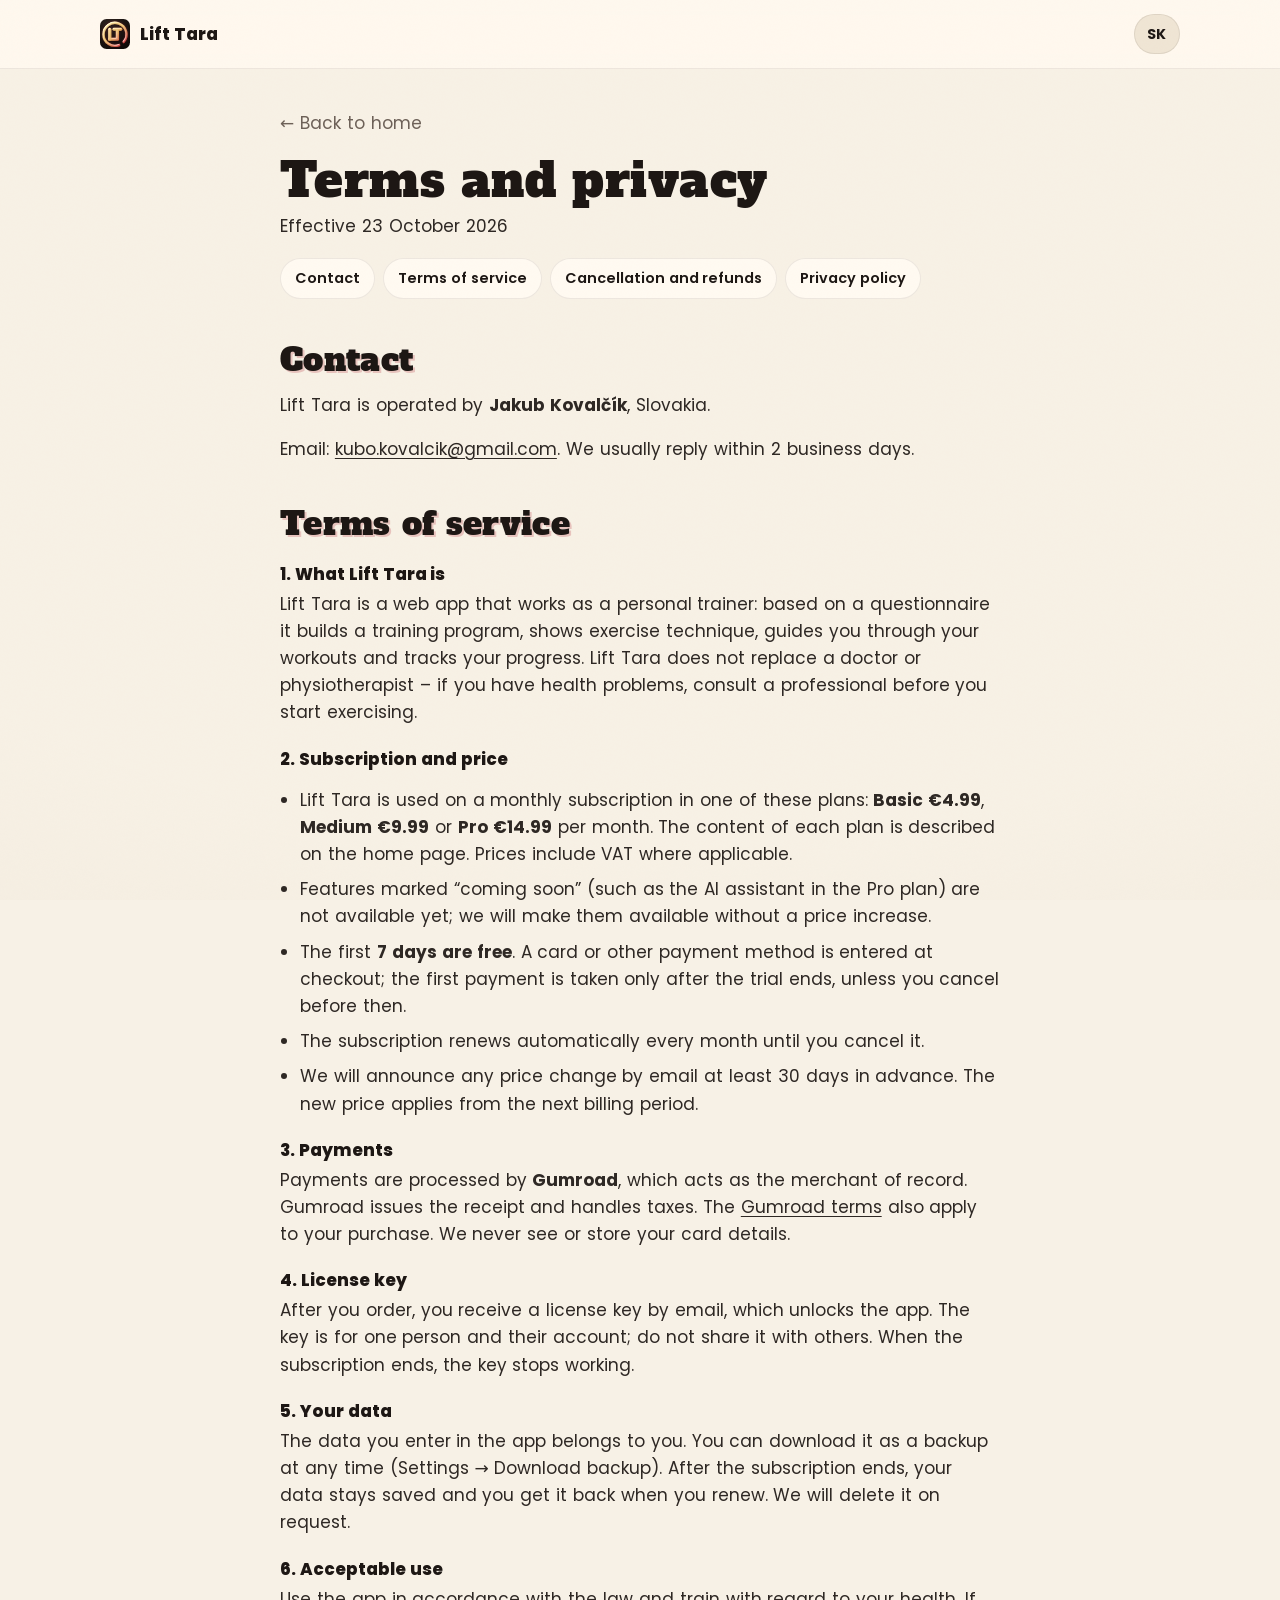
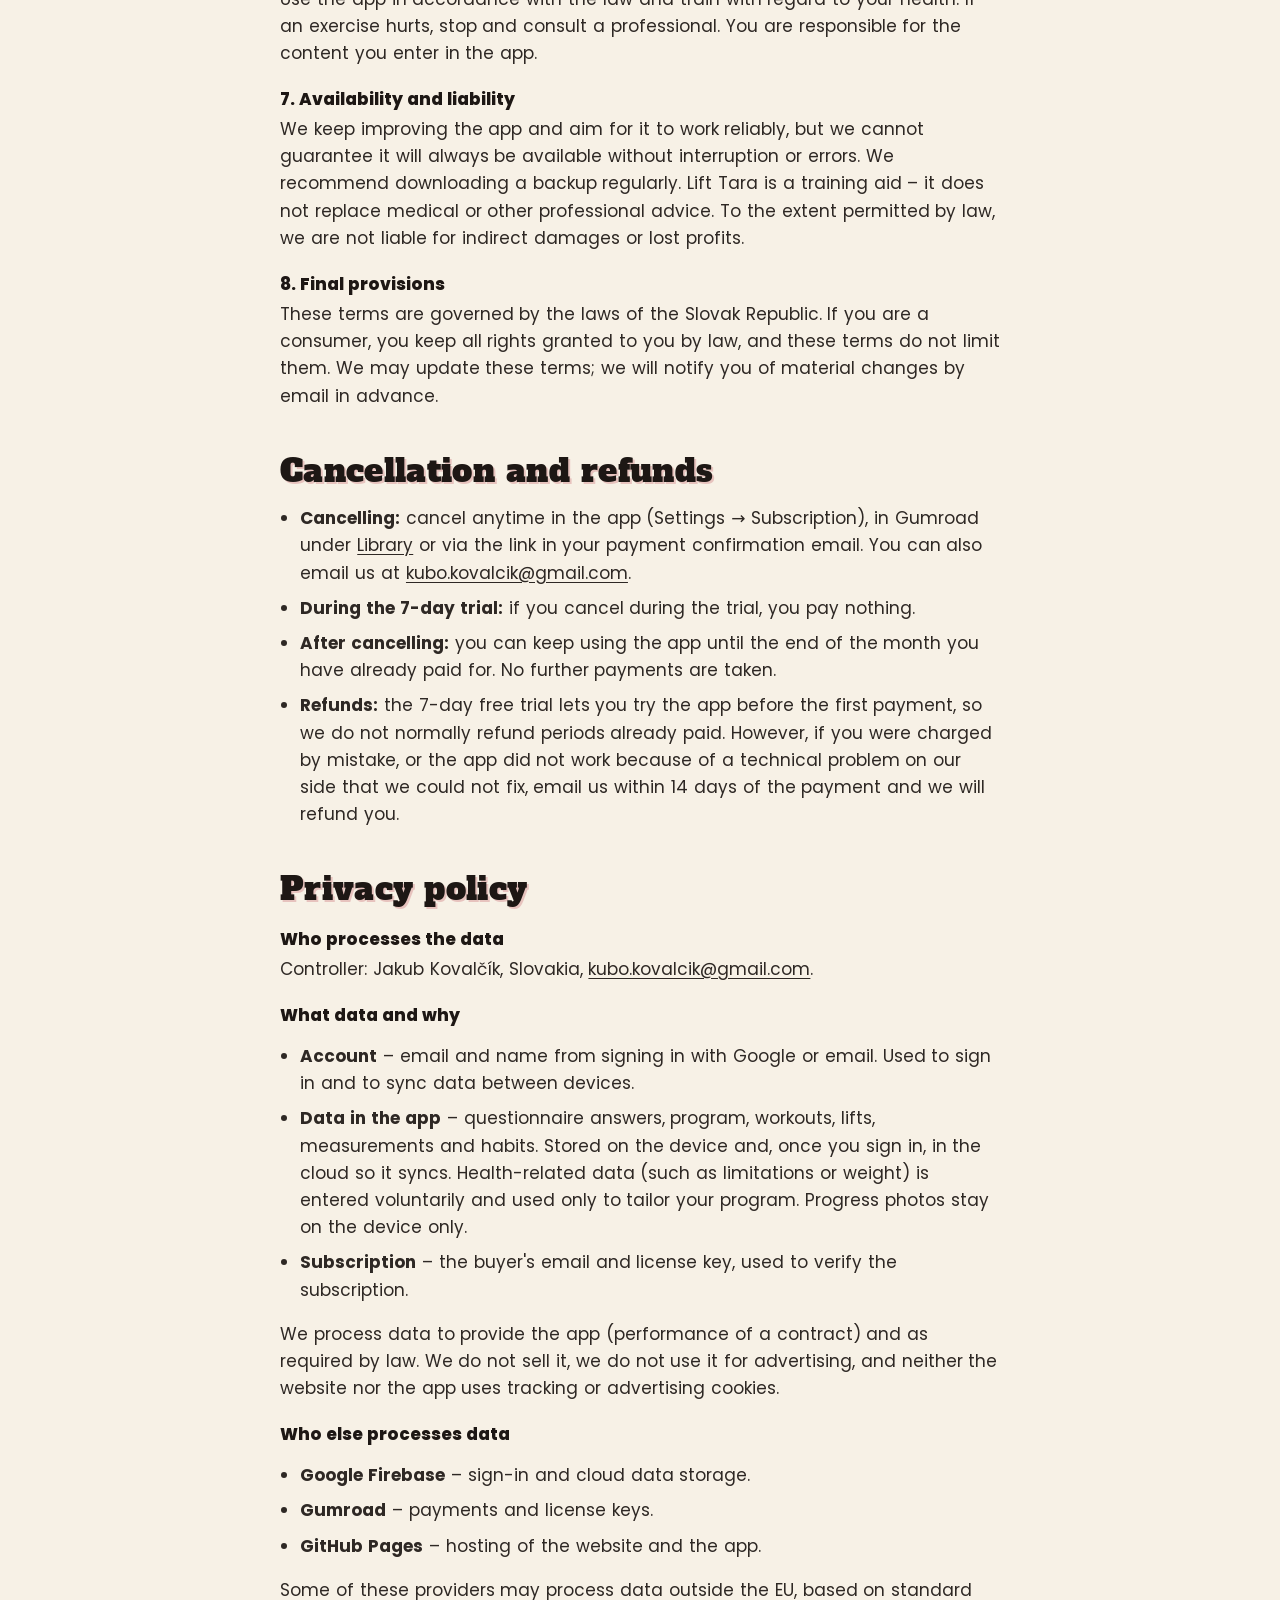
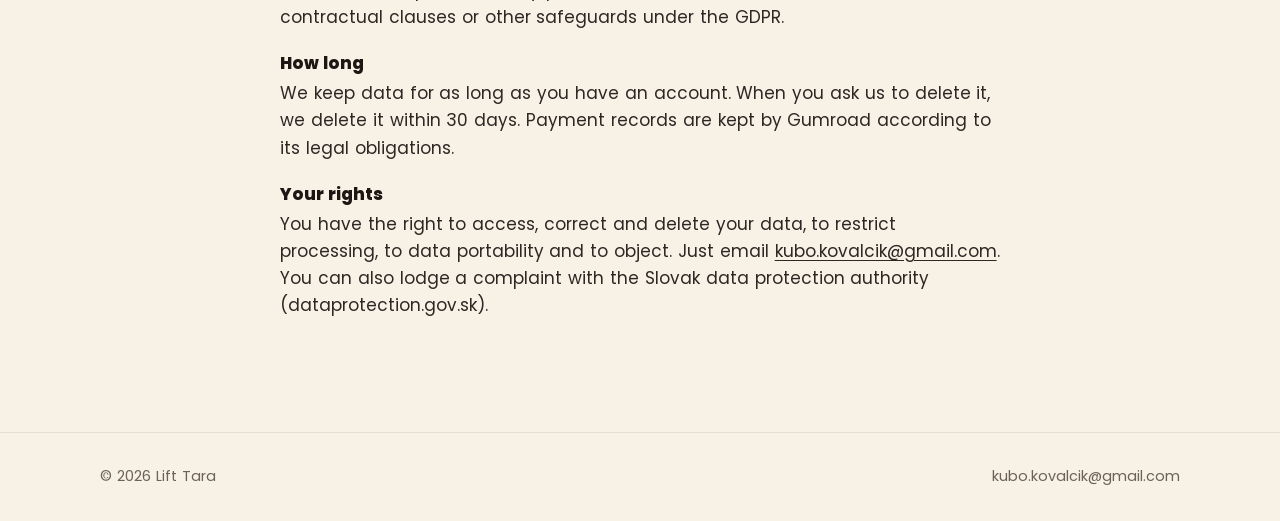
<file: en/terms.html>
<!doctype html>
<html lang="en">
<head>
  <meta charset="utf-8">
  <meta name="viewport" content="width=device-width, initial-scale=1, viewport-fit=cover">
  <title>Terms, privacy and contact – Lift Tara</title>
  <meta name="description" content="Lift Tara subscription terms, cancellation and refunds, privacy policy and contact.">
  <meta name="color-scheme" content="dark light">
  <meta name="theme-color" content="#15100e" media="(prefers-color-scheme: dark)">
  <meta name="theme-color" content="#f7f1e6" media="(prefers-color-scheme: light)">
  <link rel="icon" href="../icons/icon.svg?v=4" type="image/svg+xml">
  <link rel="canonical" href="https://koval9720.github.io/web/en/terms.html">
  <link rel="alternate" hreflang="sk" href="https://koval9720.github.io/web/podmienky.html">
  <link rel="alternate" hreflang="en" href="https://koval9720.github.io/web/en/terms.html">
  <style>html, body { background: #15100e; } @media (prefers-color-scheme: light) { html, body { background: #f7f1e6; } }</style>
  <link rel="stylesheet" href="../css/web.css?v=8">
</head>
<body class="legal-page">
  <header class="site-top solid">
    <div class="wrap nav-row">
      <a href="./" class="brand"><img src="../icons/icon.svg?v=4" alt=""> Lift Tara</a>
      <nav class="menu"><a href="../podmienky.html" class="btn small lang" hreflang="sk" lang="sk">SK</a></nav>
    </div>
  </header>
  <main class="section">
    <div class="wrap legal">
      <a class="legal-back" href="./">← Back to home</a>
      <h1>Terms and privacy</h1>
      <p class="muted">Effective 23 October 2026</p>
      <nav class="legal-toc"><a href="#kontakt">Contact</a><a href="#podmienky">Terms of service</a><a href="#zrusenie">Cancellation and refunds</a><a href="#sukromie">Privacy policy</a></nav>

<section id="kontakt">
  <h2>Contact</h2>
  <p>Lift Tara is operated by <b>Jakub Kovalčík</b>, Slovakia.</p>
  <p>Email: <a href="mailto:kubo.kovalcik@gmail.com">kubo.kovalcik@gmail.com</a>. We usually reply within 2 business days.</p>
</section>

<section id="podmienky">
  <h2>Terms of service</h2>
  <h3>1. What Lift Tara is</h3>
  <p>Lift Tara is a web app that works as a personal trainer: based on a questionnaire it builds a training program, shows exercise technique, guides you through your workouts and tracks your progress. Lift Tara does not replace a doctor or physiotherapist – if you have health problems, consult a professional before you start exercising.</p>
  <h3>2. Subscription and price</h3>
  <ul>
    <li>Lift Tara is used on a monthly subscription in one of these plans: <b>Basic €4.99</b>, <b>Medium €9.99</b> or <b>Pro €14.99</b> per month. The content of each plan is described on the home page. Prices include VAT where applicable.</li>
    <li>Features marked “coming soon” (such as the AI assistant in the Pro plan) are not available yet; we will make them available without a price increase.</li>
    <li>The first <b>7 days are free</b>. A card or other payment method is entered at checkout; the first payment is taken only after the trial ends, unless you cancel before then.</li>
    <li>The subscription renews automatically every month until you cancel it.</li>
    <li>We will announce any price change by email at least 30 days in advance. The new price applies from the next billing period.</li>
  </ul>
  <h3>3. Payments</h3>
  <p>Payments are processed by <b>Gumroad</b>, which acts as the merchant of record. Gumroad issues the receipt and handles taxes. The <a href="https://gumroad.com/terms" rel="noopener">Gumroad terms</a> also apply to your purchase. We never see or store your card details.</p>
  <h3>4. License key</h3>
  <p>After you order, you receive a license key by email, which unlocks the app. The key is for one person and their account; do not share it with others. When the subscription ends, the key stops working.</p>
  <h3>5. Your data</h3>
  <p>The data you enter in the app belongs to you. You can download it as a backup at any time (Settings → Download backup). After the subscription ends, your data stays saved and you get it back when you renew. We will delete it on request.</p>
  <h3>6. Acceptable use</h3>
  <p>Use the app in accordance with the law and train with regard to your health. If an exercise hurts, stop and consult a professional. You are responsible for the content you enter in the app.</p>
  <h3>7. Availability and liability</h3>
  <p>We keep improving the app and aim for it to work reliably, but we cannot guarantee it will always be available without interruption or errors. We recommend downloading a backup regularly. Lift Tara is a training aid – it does not replace medical or other professional advice. To the extent permitted by law, we are not liable for indirect damages or lost profits.</p>
  <h3>8. Final provisions</h3>
  <p>These terms are governed by the laws of the Slovak Republic. If you are a consumer, you keep all rights granted to you by law, and these terms do not limit them. We may update these terms; we will notify you of material changes by email in advance.</p>
</section>

<section id="zrusenie">
  <h2>Cancellation and refunds</h2>
  <ul>
    <li><b>Cancelling:</b> cancel anytime in the app (Settings → Subscription), in Gumroad under <a href="https://app.gumroad.com/library" rel="noopener">Library</a> or via the link in your payment confirmation email. You can also email us at <a href="mailto:kubo.kovalcik@gmail.com">kubo.kovalcik@gmail.com</a>.</li>
    <li><b>During the 7-day trial:</b> if you cancel during the trial, you pay nothing.</li>
    <li><b>After cancelling:</b> you can keep using the app until the end of the month you have already paid for. No further payments are taken.</li>
    <li><b>Refunds:</b> the 7-day free trial lets you try the app before the first payment, so we do not normally refund periods already paid. However, if you were charged by mistake, or the app did not work because of a technical problem on our side that we could not fix, email us within 14 days of the payment and we will refund you.</li>
  </ul>
</section>

<section id="sukromie">
  <h2>Privacy policy</h2>
  <h3>Who processes the data</h3>
  <p>Controller: Jakub Kovalčík, Slovakia, <a href="mailto:kubo.kovalcik@gmail.com">kubo.kovalcik@gmail.com</a>.</p>
  <h3>What data and why</h3>
  <ul>
    <li><b>Account</b> – email and name from signing in with Google or email. Used to sign in and to sync data between devices.</li>
    <li><b>Data in the app</b> – questionnaire answers, program, workouts, lifts, measurements and habits. Stored on the device and, once you sign in, in the cloud so it syncs. Health-related data (such as limitations or weight) is entered voluntarily and used only to tailor your program. Progress photos stay on the device only.</li>
    <li><b>Subscription</b> – the buyer's email and license key, used to verify the subscription.</li>
  </ul>
  <p>We process data to provide the app (performance of a contract) and as required by law. We do not sell it, we do not use it for advertising, and neither the website nor the app uses tracking or advertising cookies.</p>
  <h3>Who else processes data</h3>
  <ul>
    <li><b>Google Firebase</b> – sign-in and cloud data storage.</li>
    <li><b>Gumroad</b> – payments and license keys.</li>
    <li><b>GitHub Pages</b> – hosting of the website and the app.</li>
  </ul>
  <p>Some of these providers may process data outside the EU, based on standard contractual clauses or other safeguards under the GDPR.</p>
  <h3>How long</h3>
  <p>We keep data for as long as you have an account. When you ask us to delete it, we delete it within 30 days. Payment records are kept by Gumroad according to its legal obligations.</p>
  <h3>Your rights</h3>
  <p>You have the right to access, correct and delete your data, to restrict processing, to data portability and to object. Just email <a href="mailto:kubo.kovalcik@gmail.com">kubo.kovalcik@gmail.com</a>. You can also lodge a complaint with the Slovak data protection authority (dataprotection.gov.sk).</p>
</section>

    </div>
  </main>
  <footer class="footer">
    <div class="wrap"><span>© 2026 Lift Tara</span><span class="foot-links"><a href="mailto:kubo.kovalcik@gmail.com" class="muted">kubo.kovalcik@gmail.com</a></span></div>
  </footer>
</body>
</html>
</file>
<file: css/web.css>
@font-face { font-family: 'Alfa Slab One'; font-style: normal; font-weight: 400; font-display: swap; src: url(../fonts/alfaslab-latin-ext.woff2) format('woff2'); unicode-range: U+0100-02BA, U+02BD-02C5, U+02C7-02CC, U+02CE-02D7, U+02DD-02FF, U+0304, U+0308, U+0329, U+1D00-1DBF, U+1E00-1E9F, U+1EF2-1EFF, U+2020, U+20A0-20AB, U+20AD-20C4, U+2113, U+2C60-2C7F, U+A720-A7FF; }
@font-face { font-family: 'Alfa Slab One'; font-style: normal; font-weight: 400; font-display: swap; src: url(../fonts/alfaslab-latin.woff2) format('woff2'); unicode-range: U+0000-00FF, U+0131, U+0152-0153, U+02BB-02BC, U+02C6, U+02DA, U+02DC, U+0304, U+0308, U+0329, U+2000-206F, U+20AC, U+2122, U+2191, U+2193, U+2212, U+2215, U+FEFF, U+FFFD; }
/* Písmo Poppins – uložené v appke (funguje offline, nič sa neposiela na Google) */
@font-face { font-family: 'Poppins'; font-style: normal; font-weight: 400; font-display: swap; src: url(../fonts/poppins-400-latin-ext.woff2) format('woff2'); unicode-range: U+0100-02BA, U+02BD-02C5, U+02C7-02CC, U+02CE-02D7, U+02DD-02FF, U+0304, U+0308, U+0329, U+1D00-1DBF, U+1E00-1E9F, U+1EF2-1EFF, U+2020, U+20A0-20AB, U+20AD-20C4, U+2113, U+2C60-2C7F, U+A720-A7FF; }
@font-face { font-family: 'Poppins'; font-style: normal; font-weight: 400; font-display: swap; src: url(../fonts/poppins-400-latin.woff2) format('woff2'); unicode-range: U+0000-00FF, U+0131, U+0152-0153, U+02BB-02BC, U+02C6, U+02DA, U+02DC, U+0304, U+0308, U+0329, U+2000-206F, U+20AC, U+2122, U+2191, U+2193, U+2212, U+2215, U+FEFF, U+FFFD; }
@font-face { font-family: 'Poppins'; font-style: normal; font-weight: 500; font-display: swap; src: url(../fonts/poppins-500-latin-ext.woff2) format('woff2'); unicode-range: U+0100-02BA, U+02BD-02C5, U+02C7-02CC, U+02CE-02D7, U+02DD-02FF, U+0304, U+0308, U+0329, U+1D00-1DBF, U+1E00-1E9F, U+1EF2-1EFF, U+2020, U+20A0-20AB, U+20AD-20C4, U+2113, U+2C60-2C7F, U+A720-A7FF; }
@font-face { font-family: 'Poppins'; font-style: normal; font-weight: 500; font-display: swap; src: url(../fonts/poppins-500-latin.woff2) format('woff2'); unicode-range: U+0000-00FF, U+0131, U+0152-0153, U+02BB-02BC, U+02C6, U+02DA, U+02DC, U+0304, U+0308, U+0329, U+2000-206F, U+20AC, U+2122, U+2191, U+2193, U+2212, U+2215, U+FEFF, U+FFFD; }
@font-face { font-family: 'Poppins'; font-style: normal; font-weight: 600; font-display: swap; src: url(../fonts/poppins-600-latin-ext.woff2) format('woff2'); unicode-range: U+0100-02BA, U+02BD-02C5, U+02C7-02CC, U+02CE-02D7, U+02DD-02FF, U+0304, U+0308, U+0329, U+1D00-1DBF, U+1E00-1E9F, U+1EF2-1EFF, U+2020, U+20A0-20AB, U+20AD-20C4, U+2113, U+2C60-2C7F, U+A720-A7FF; }
@font-face { font-family: 'Poppins'; font-style: normal; font-weight: 600; font-display: swap; src: url(../fonts/poppins-600-latin.woff2) format('woff2'); unicode-range: U+0000-00FF, U+0131, U+0152-0153, U+02BB-02BC, U+02C6, U+02DA, U+02DC, U+0304, U+0308, U+0329, U+2000-206F, U+20AC, U+2122, U+2191, U+2193, U+2212, U+2215, U+FEFF, U+FFFD; }
@font-face { font-family: 'Poppins'; font-style: normal; font-weight: 700; font-display: swap; src: url(../fonts/poppins-700-latin-ext.woff2) format('woff2'); unicode-range: U+0100-02BA, U+02BD-02C5, U+02C7-02CC, U+02CE-02D7, U+02DD-02FF, U+0304, U+0308, U+0329, U+1D00-1DBF, U+1E00-1E9F, U+1EF2-1EFF, U+2020, U+20A0-20AB, U+20AD-20C4, U+2113, U+2C60-2C7F, U+A720-A7FF; }
@font-face { font-family: 'Poppins'; font-style: normal; font-weight: 700; font-display: swap; src: url(../fonts/poppins-700-latin.woff2) format('woff2'); unicode-range: U+0000-00FF, U+0131, U+0152-0153, U+02BB-02BC, U+02C6, U+02DA, U+02DC, U+0304, U+0308, U+0329, U+2000-206F, U+20AC, U+2122, U+2191, U+2193, U+2212, U+2215, U+FEFF, U+FFFD; }
@font-face { font-family: 'Poppins'; font-style: normal; font-weight: 800; font-display: swap; src: url(../fonts/poppins-800-latin-ext.woff2) format('woff2'); unicode-range: U+0100-02BA, U+02BD-02C5, U+02C7-02CC, U+02CE-02D7, U+02DD-02FF, U+0304, U+0308, U+0329, U+1D00-1DBF, U+1E00-1E9F, U+1EF2-1EFF, U+2020, U+20A0-20AB, U+20AD-20C4, U+2113, U+2C60-2C7F, U+A720-A7FF; }
@font-face { font-family: 'Poppins'; font-style: normal; font-weight: 800; font-display: swap; src: url(../fonts/poppins-800-latin.woff2) format('woff2'); unicode-range: U+0000-00FF, U+0131, U+0152-0153, U+02BB-02BC, U+02C6, U+02DA, U+02DC, U+0304, U+0308, U+0329, U+2000-206F, U+20AC, U+2122, U+2191, U+2193, U+2212, U+2215, U+FEFF, U+FFFD; }
/* =========================================================
   Web trénera – rovnaký dizajn ako appky (2026):
   čiernobiely, fotka posilňovne, tyrkysová len ako akcent,
   tmavý alebo svetlý podľa nastavenia zariadenia.
   ========================================================= */
:root {
  color-scheme: dark light;
  --bg: #15100e; --surface: #221a16; --surface-2: #2c221d; --surface-3: #3a2e27;
  --border: rgba(246, 236, 220, .08); --text: #f6ecdc; --muted: #b4a594;
  --accent: #e0b25a; --red: #c62a3c; --cta: #c62a3c; --cta-ink: #fff8ee;
  --glass: rgba(27, 20, 17, .82);
  --shadow: 0 1px 0 rgba(255, 255, 255, .04) inset, 0 18px 40px -26px rgba(0, 0, 0, .9);
  --radius: 24px;
  --ring: inset 0 0 0 1.5px rgba(224, 178, 90, .75), 0 0 14px -4px rgba(224, 178, 90, .45);
  --font: "Poppins", -apple-system, BlinkMacSystemFont, "Segoe UI", system-ui, sans-serif;
  --ease: cubic-bezier(.2, .8, .2, 1); --spring: cubic-bezier(.3, 1.35, .5, 1);
}
@media (prefers-color-scheme: light) {
  :root {
    --bg: #f7f1e6; --surface: #fffaf2; --surface-2: #efe5d5; --surface-3: #e4d8c6;
    --border: rgba(29, 23, 20, .08); --text: #1d1714; --muted: #6d6158;
    --accent: #9a6a18; --red: #b22234; --cta: #b22234; --cta-ink: #fff8ee;
    --glass: rgba(255, 250, 242, .86);
    --shadow: 0 1px 2px rgba(15, 17, 20, .04), 0 10px 30px -14px rgba(15, 17, 20, .16);
  }
}

* { box-sizing: border-box; }
html { scroll-behavior: smooth; scroll-padding-top: 76px; -webkit-text-size-adjust: 100%; }
body { margin: 0; background: var(--bg); color: var(--text); font: 17px/1.6 var(--font); -webkit-font-smoothing: antialiased; overflow-x: hidden; }
a { color: inherit; text-decoration: none; }
img { max-width: 100%; display: block; }
h1, h2, h3 { margin: 0 0 .4em; letter-spacing: -.035em; line-height: 1.05; }
h1 { font-size: clamp(2.6rem, 8vw, 5rem); font-weight: 800; }
h2 { font-size: clamp(1.9rem, 5vw, 3rem); font-weight: 800; }
h3 { font-size: 1.2rem; font-weight: 750; letter-spacing: -.02em; line-height: 1.25; }
p { margin: 0 0 1em; }
.wrap { max-width: 1120px; margin: 0 auto; padding: 0 20px; }
.eyebrow { display: block; margin-bottom: 14px; color: var(--muted); font-size: .74rem; font-weight: 800; letter-spacing: .16em; text-transform: uppercase; }
.lead { font-size: 1.15rem; color: var(--muted); max-width: 620px; }
.muted { color: var(--muted); }
.i { width: 20px; height: 20px; fill: none; stroke: currentColor; stroke-width: 1.8; stroke-linecap: round; stroke-linejoin: round; flex: none; }

/* ---------- Tlačidlá ---------- */
.btn {
  display: inline-flex; align-items: center; justify-content: center; gap: 10px; min-height: 52px; padding: 0 26px;
  border-radius: 999px; border: 1px solid var(--border); background: var(--surface-2); color: var(--text);
  font: 700 .98rem var(--font); cursor: pointer; transition: transform .45s var(--spring), background-color .2s, box-shadow .3s; position: relative; overflow: hidden;
}
.btn:hover { background: var(--surface-3); }
.btn:active { transform: scale(.96); transition-duration: .12s; }
.btn.primary { background: var(--cta); color: var(--cta-ink); border: 0; box-shadow: 0 12px 28px -16px rgba(0, 0, 0, .7); }
@media (prefers-color-scheme: dark) { .btn.primary { box-shadow: var(--ring), 0 12px 28px -16px rgba(0, 0, 0, .7); } }
.btn.primary:hover { transform: translateY(-1px); }
.btn.primary .i { transition: transform .35s var(--spring); }
.btn.primary:hover .i { transform: translateX(5px); }
.btn.glass { background: rgba(255, 255, 255, .12); border-color: rgba(255, 255, 255, .22); color: #fff; backdrop-filter: blur(12px); -webkit-backdrop-filter: blur(12px); }
.btn.glass:hover { background: rgba(255, 255, 255, .2); }
.btn.small { min-height: 40px; padding: 0 18px; font-size: .88rem; }
.btn.sheen::after { content: ""; position: absolute; top: 0; bottom: 0; left: 0; width: 40%; background: linear-gradient(100deg, transparent, rgba(0, 0, 0, .08), transparent); transform: translateX(-120%) skewX(-18deg); animation: sheen 6s ease-in-out 1.6s infinite; pointer-events: none; }
@keyframes sheen { 0%, 70% { transform: translateX(-120%) skewX(-18deg); } 100% { transform: translateX(320%) skewX(-18deg); } }

/* ---------- Horná lišta: priehľadná nad fotkou, po posunutí sklo ---------- */
.site-top { position: fixed; top: 0; left: 0; right: 0; z-index: 20; padding-top: env(safe-area-inset-top); transition: background .3s, border-color .3s, backdrop-filter .3s; border-bottom: 1px solid transparent; color: #fff; }
.site-top .wrap { display: flex; align-items: center; justify-content: space-between; height: 68px; gap: 16px; }
.site-top.solid { background: var(--glass); backdrop-filter: blur(20px) saturate(160%); -webkit-backdrop-filter: blur(20px) saturate(160%); border-bottom-color: var(--border); color: var(--text); }
.brand { display: flex; align-items: center; gap: 10px; font-weight: 800; font-size: 1.05rem; letter-spacing: -.02em; }
.brand img { width: 30px; height: 30px; }
.menu { display: flex; align-items: center; gap: 24px; font-size: .94rem; font-weight: 600; }
.menu a:not(.btn) { opacity: .75; transition: opacity .2s; }
.menu a:not(.btn):hover { opacity: 1; }
.site-top:not(.solid) .menu .btn { background: rgba(255, 255, 255, .14); border-color: rgba(255, 255, 255, .25); color: #fff; }
@media (max-width: 760px) { .menu a:not(.btn) { display: none; } }

/* ---------- Úvod na celú obrazovku ---------- */
.hero-section { position: relative; min-height: 100svh; display: flex; align-items: flex-end; color: #fff; overflow: hidden; isolation: isolate; padding: 120px 0 56px; }
.hero-bg { position: absolute; inset: -8% 0; z-index: -2; background: #111 url(../icons/hero.jpg) 50% 40% / cover no-repeat; translate: 0 var(--py, 0px); animation: photo-in 1.4s var(--ease) both, kenburns 26s ease-in-out 1.4s infinite alternate; }
.hero-section::after { content: ""; position: absolute; inset: 0; z-index: -1; background: linear-gradient(180deg, rgba(6, 6, 7, .45) 0%, rgba(6, 6, 7, .25) 30%, rgba(6, 6, 7, .78) 70%, rgba(6, 6, 7, .97) 100%); }
@keyframes photo-in { from { opacity: 0; transform: scale(1.15); } }
@keyframes kenburns { to { transform: scale(1.08) translate3d(-1.5%, 1%, 0); } }
.hero-section .eyebrow { color: rgba(255, 255, 255, .8); }
.hero-section h1 { max-width: 880px; }
.hero-section h1 em { font-style: normal; color: var(--accent); }
@media (prefers-color-scheme: light) { .hero-section h1 em { color: #e0b25a; } }
.hero-section .lead { color: rgba(255, 255, 255, .82); }
.actions { display: flex; flex-wrap: wrap; gap: 12px; margin-top: 30px; }
.tiles { display: grid; grid-template-columns: repeat(3, minmax(0, 1fr)); gap: 10px; margin-top: 44px; max-width: 760px; }
.tile { display: flex; align-items: center; gap: 12px; padding: 14px 16px; border-radius: 20px; background: rgba(20, 20, 22, .55); border: 1px solid rgba(255, 255, 255, .14); backdrop-filter: blur(14px); -webkit-backdrop-filter: blur(14px); }
.tile .ti { width: 40px; height: 40px; border-radius: 50%; display: grid; place-items: center; background: rgba(255, 255, 255, .1); flex: none; }
.tile b { display: block; font-size: 1.35rem; font-weight: 800; letter-spacing: -.02em; line-height: 1.1; white-space: nowrap; }
.tile span { font-size: .72rem; font-weight: 700; letter-spacing: .08em; text-transform: uppercase; color: rgba(255, 255, 255, .7); }
@media (max-width: 640px) { .tiles { grid-template-columns: 1fr 1fr; } .tiles .tile:last-child { grid-column: span 2; } .tile .ti { width: 34px; height: 34px; } }
.scroll-hint { position: absolute; left: 50%; bottom: 18px; width: 26px; height: 40px; margin-left: -13px; border: 2px solid rgba(255, 255, 255, .45); border-radius: 14px; }
.scroll-hint::after { content: ""; position: absolute; left: 50%; top: 8px; width: 4px; height: 8px; margin-left: -2px; border-radius: 2px; background: #fff; animation: scroll-dot 1.8s ease-in-out infinite; }
@keyframes scroll-dot { 0% { opacity: 0; transform: translateY(0); } 40% { opacity: 1; } 100% { opacity: 0; transform: translateY(12px); } }
@media (max-width: 640px) { .scroll-hint { display: none; } }

/* nábeh úvodu */
.hero-in > * { animation: soft-up .8s var(--ease) both; }
.hero-in > :nth-child(2) { animation: mask-up .9s var(--ease) .12s both; }
.hero-in > :nth-child(3) { animation-delay: .3s; }
.hero-in > :nth-child(4) { animation-delay: .42s; }
.hero-in > :nth-child(5) { animation-delay: .54s; }
@keyframes soft-up { from { opacity: 0; transform: translateY(16px); filter: blur(6px); } }
@keyframes mask-up { from { opacity: 0; transform: translateY(40%); clip-path: inset(0 0 100% 0); } to { clip-path: inset(0 0 -20% 0); } }

/* ---------- Sekcie ---------- */
.section { padding: 96px 0; }
.section-head { max-width: 720px; margin-bottom: 40px; }
.section-head.center { text-align: center; margin-left: auto; margin-right: auto; }
.card { background: var(--surface); border: 1px solid var(--border); border-radius: var(--radius); box-shadow: var(--shadow); padding: 28px; }
.grid3 { display: grid; grid-template-columns: repeat(3, minmax(0, 1fr)); gap: 16px; }
@media (max-width: 900px) { .grid3 { grid-template-columns: 1fr; } }
.two-col { display: grid; grid-template-columns: 1fr 1.15fr; gap: 56px; align-items: center; }
@media (max-width: 860px) { .two-col { grid-template-columns: 1fr; gap: 32px; } }
.ic { width: 48px; height: 48px; border-radius: 15px; display: grid; place-items: center; background: var(--surface-3); color: var(--text); margin-bottom: 18px; }
.ic .i { width: 24px; height: 24px; }
.checks { list-style: none; padding: 0; margin: 0; display: grid; gap: 10px; }
.checks li { display: flex; gap: 12px; align-items: flex-start; }
.checks li::before { content: ""; flex: none; width: 22px; height: 22px; margin-top: 2px; border-radius: 50%; background: var(--surface-3) url("data:image/svg+xml,%3Csvg xmlns='http://www.w3.org/2000/svg' viewBox='0 0 24 24' fill='none' stroke='%236fd0c4' stroke-width='3' stroke-linecap='round' stroke-linejoin='round'%3E%3Cpath d='M5 12.5l4.5 4.5L19 7.5'/%3E%3C/svg%3E") center / 13px no-repeat; }

/* O mne */
.photo { position: relative; aspect-ratio: 4 / 5; border-radius: 28px; overflow: hidden; background: #111 url(../icons/hero.jpg) 30% 50% / cover; box-shadow: var(--shadow); }
.photo::after { content: ""; position: absolute; inset: 0; background: linear-gradient(180deg, transparent 40%, rgba(6, 6, 7, .85)); }
.photo .tag { position: absolute; left: 18px; right: 18px; bottom: 18px; z-index: 1; color: #fff; display: flex; align-items: center; gap: 12px; padding: 12px 14px; border-radius: 18px; background: rgba(20, 20, 22, .55); border: 1px solid rgba(255, 255, 255, .14); backdrop-filter: blur(14px); -webkit-backdrop-filter: blur(14px); font-size: .9rem; }
.photo .tag b { display: block; font-size: 1rem; }
.photo .tag small { color: rgba(255, 255, 255, .7); }

/* Cenník */
.price-card { display: flex; flex-direction: column; gap: 6px; }
.price { font-size: 2.6rem; font-weight: 800; letter-spacing: -.045em; margin: 4px 0 18px; line-height: 1; }
.price span { font-size: 1rem; font-weight: 600; color: var(--muted); letter-spacing: 0; }
.price-card .checks { margin-bottom: 24px; }
.price-card .btn { margin-top: auto; }
.price-card.featured { position: relative; color: #fff; border: 0; overflow: hidden; isolation: isolate; background: #111; transform: translateY(-8px); }
.price-card.featured::before { content: ""; position: absolute; inset: 0; z-index: -2; background: url(../icons/hero.jpg) 60% 40% / cover; }
.price-card.featured::after { content: ""; position: absolute; inset: 0; z-index: -1; background: linear-gradient(180deg, rgba(6, 6, 7, .55), rgba(6, 6, 7, .93)); }
.price-card.featured .price span, .price-card.featured .muted { color: rgba(255, 255, 255, .75); }
.price-card.featured .checks li::before { background-color: rgba(255, 255, 255, .14); }
.price-card.featured .btn.primary { background: #fff; color: #0b0b0c; box-shadow: var(--ring); }
.badge { align-self: flex-start; display: inline-flex; padding: 5px 12px; border-radius: 999px; font-size: .74rem; font-weight: 800; letter-spacing: .04em; background: var(--accent); color: #1d1714; margin-bottom: 10px; }
@media (max-width: 900px) { .price-card.featured { transform: none; } }

/* Kroky */
.step { position: relative; }
.step .num { font-size: 3.4rem; font-weight: 800; letter-spacing: -.05em; line-height: 1; color: transparent; -webkit-text-stroke: 1.5px var(--muted); margin-bottom: 18px; display: block; }
.step p { color: var(--muted); margin: 0; }

/* Výsledky */
.ba { display: grid; grid-template-columns: 1fr 1fr; gap: 8px; margin-bottom: 18px; }
.ba div { aspect-ratio: 3 / 4; border-radius: 16px; display: grid; place-items: end start; padding: 10px; background: linear-gradient(160deg, var(--surface-3), var(--surface-2)); }
.ba div:last-child { background: linear-gradient(160deg, color-mix(in srgb, var(--accent) 22%, var(--surface-2)), var(--surface-2)); }
.ba span { font-size: .72rem; font-weight: 800; padding: 3px 10px; border-radius: 999px; background: rgba(0, 0, 0, .5); color: #fff; }
.small-note { font-size: .85rem; margin-top: 18px; }

/* Referencie */
.quote { margin: 0; display: flex; flex-direction: column; gap: 22px; }
.quote .stars { color: #f5b301; letter-spacing: 3px; font-size: .95rem; }
.quote p { margin: 0; font-size: 1.06rem; line-height: 1.55; flex: 1; }
.quote footer { display: flex; align-items: center; gap: 12px; }
.quote footer b { display: block; }
.quote footer small { color: var(--muted); }
.avatar { width: 44px; height: 44px; border-radius: 50%; display: grid; place-items: center; font-weight: 800; background: var(--cta); color: var(--cta-ink); flex: none; }

/* Rezervácia */
.booking { display: grid; gap: 14px; }
.booking label { display: grid; gap: 6px; font-size: .76rem; font-weight: 800; letter-spacing: .08em; text-transform: uppercase; color: var(--muted); }
.booking input, .booking select, .booking textarea { width: 100%; min-height: 52px; padding: 13px 16px; border-radius: 16px; border: 1px solid var(--border); background: var(--surface-2); color: var(--text); font: 500 1rem var(--font); letter-spacing: 0; text-transform: none; outline: none; transition: border-color .2s, box-shadow .2s; }
.booking textarea { resize: vertical; min-height: 96px; }
.booking input:focus, .booking select:focus, .booking textarea:focus { border-color: var(--accent); box-shadow: 0 0 0 4px color-mix(in srgb, var(--accent) 18%, transparent); }
.booking .row { display: flex; flex-wrap: wrap; gap: 10px; margin-top: 4px; }
.booking .row .btn { flex: 1 1 200px; }

/* Otázky */
.faq { display: grid; gap: 10px; max-width: 820px; margin: 0 auto; }
.faq details { padding: 0; overflow: hidden; }
.faq summary { cursor: pointer; list-style: none; padding: 22px 64px 22px 24px; font-weight: 750; position: relative; }
.faq summary::-webkit-details-marker { display: none; }
.faq summary::after { content: ""; position: absolute; right: 22px; top: 50%; width: 30px; height: 30px; margin-top: -15px; border-radius: 50%; background: var(--surface-3) url("data:image/svg+xml,%3Csvg xmlns='http://www.w3.org/2000/svg' viewBox='0 0 24 24' fill='none' stroke='%239d9da6' stroke-width='2.4' stroke-linecap='round'%3E%3Cpath d='M12 6v12M6 12h12'/%3E%3C/svg%3E") center / 14px no-repeat; transition: transform .35s var(--spring); }
.faq details[open] summary::after { transform: rotate(45deg); }
.faq details p { margin: 0; padding: 0 24px 22px; color: var(--muted); }

/* Kontakt */
.contact-sec { text-align: center; }
.contact-sec .lead { margin: 0 auto 1em; }
.contact-links { display: flex; flex-wrap: wrap; justify-content: center; gap: 10px; margin: 28px 0 40px; }
.place { display: grid; grid-template-columns: 1.2fr 1fr; gap: 24px; align-items: center; text-align: left; }
@media (max-width: 760px) { .place { grid-template-columns: 1fr; } }
.place .btn { margin-top: 10px; }
.map { position: relative; display: grid; place-items: center; gap: 8px; aspect-ratio: 4 / 3; border-radius: 20px; overflow: hidden; color: #fff; font-size: .9rem; font-weight: 700; background: #111 url(../icons/hero.jpg) 50% 60% / cover; }
.map::before { content: ""; position: absolute; inset: 0; background: rgba(6, 6, 7, .55); transition: background .3s; }
.map:hover::before { background: rgba(6, 6, 7, .35); }
.map > * { position: relative; }
.map .pin { width: 56px; height: 56px; border-radius: 50%; display: grid; place-items: center; background: var(--accent); color: #1d1714; box-shadow: 0 0 0 0 rgba(224, 178, 90, .6); animation: pin-pulse 2s ease-out infinite; }
@keyframes pin-pulse { 70%, 100% { box-shadow: 0 0 0 18px transparent; } }

.footer { border-top: 1px solid var(--border); padding: 32px 0 calc(32px + env(safe-area-inset-bottom)); color: var(--muted); font-size: .9rem; }
.footer .wrap { display: flex; flex-wrap: wrap; gap: 12px; justify-content: space-between; align-items: center; }

/* ---------- Odhaľovanie pri posúvaní ---------- */
.rv { opacity: 0; transform: translateY(28px); transition: opacity .8s var(--ease), transform .9s var(--spring); transition-delay: var(--d, 0ms); }
.rv.in { opacity: 1; transform: none; }
@media (hover: hover) and (pointer: fine) {
  .card { transition: transform .45s var(--spring), box-shadow .3s; }
  .card:hover { transform: translateY(-4px); }
  .price-card.featured:hover { transform: translateY(-12px); }
}
@media (prefers-reduced-motion: reduce) {
  html { scroll-behavior: auto; }
  *, *::before, *::after { animation: none !important; transition: none !important; }
  .rv { opacity: 1; transform: none; }
}
/* tlačidlo na fotke je biele v oboch režimoch */
.hero-section .btn.primary { background: #fff; color: #0b0b0c; box-shadow: var(--ring), 0 12px 28px -16px rgba(0, 0, 0, .7); }
@media (prefers-color-scheme: light) {
  .badge { color: #fff; }
  .checks li::before { background-image: url("data:image/svg+xml,%3Csvg xmlns='http://www.w3.org/2000/svg' viewBox='0 0 24 24' fill='none' stroke='%23157268' stroke-width='3' stroke-linecap='round' stroke-linejoin='round'%3E%3Cpath d='M5 12.5l4.5 4.5L19 7.5'/%3E%3C/svg%3E"); }
  .price-card.featured .checks li::before { background-image: url("data:image/svg+xml,%3Csvg xmlns='http://www.w3.org/2000/svg' viewBox='0 0 24 24' fill='none' stroke='%236fd0c4' stroke-width='3' stroke-linecap='round' stroke-linejoin='round'%3E%3Cpath d='M5 12.5l4.5 4.5L19 7.5'/%3E%3C/svg%3E"); }
}
@media (prefers-color-scheme: light) { .quote .stars { color: #8a6100; } }

/* =========================================================
   Lift Tara – stránka o aplikácii
   ========================================================= */
.menu { gap: 20px; }
.menu .btn .sm { display: none; }
@media (max-width: 760px) { .menu { gap: 8px; } .menu .btn .lg { display: none; } .menu .btn .sm { display: inline; } .menu .btn.small { padding: 0 14px; } }
.section.alt { background: color-mix(in srgb, var(--surface) 55%, var(--bg)); border-top: 1px solid var(--border); border-bottom: 1px solid var(--border); }

/* Hlavička sekcie appky: text + telefóny */
.app-head { display: grid; grid-template-columns: 1fr 1.1fr; gap: 48px; align-items: center; margin-bottom: 56px; }
.app-head.reverse > :first-child { order: 2; }
.app-head .actions { margin-top: 24px; }
@media (max-width: 900px) { .app-head, .app-head.reverse { grid-template-columns: 1fr; gap: 36px; } .app-head.reverse > :first-child { order: 0; } }

.phones { position: relative; display: flex; justify-content: center; align-items: center; padding: 10px 0 20px; }
.phone { margin: 0; width: 34%; max-width: 230px; aspect-ratio: 600 / 1299; border-radius: 34px; padding: 7px; background: linear-gradient(160deg, #3a3d42, #141518 45%, #2b2d31); box-shadow: 0 40px 60px -30px rgba(0, 0, 0, .75), 0 0 0 1px rgba(255, 255, 255, .06) inset; flex: none; }
.phone img { width: 100%; height: 100%; object-fit: cover; object-position: top; border-radius: 28px; background: #0b0b0c; }
.phone:not(.main) { transform: scale(.86); opacity: .9; }
.phone:first-child { margin-right: -9%; transform: scale(.86) rotate(-5deg); }
.phone:last-child { margin-left: -9%; transform: scale(.86) rotate(5deg); }
.phone.main { position: relative; z-index: 1; box-shadow: 0 50px 70px -30px rgba(0, 0, 0, .85), 0 0 0 1px rgba(255, 255, 255, .08) inset, 0 0 60px -18px color-mix(in srgb, var(--accent) 45%, transparent); }
@media (max-width: 560px) { .phone { width: 40%; border-radius: 26px; padding: 5px; } .phone img { border-radius: 22px; } }

/* Funkcie */
.feat-grid { display: grid; grid-template-columns: repeat(4, minmax(0, 1fr)); gap: 14px; }
@media (max-width: 1000px) { .feat-grid { grid-template-columns: repeat(2, minmax(0, 1fr)); } }
@media (max-width: 560px) { .feat-grid { grid-template-columns: 1fr; } }
.feat { padding: 24px; }
.feat .ic { color: var(--accent); background: color-mix(in srgb, var(--accent) 14%, var(--surface-2)); }
.feat h3 { margin-bottom: 8px; }
.feat p { margin: 0; color: var(--muted); font-size: .95rem; line-height: 1.55; }

/* Výzva: tréner / klient */
.cta-cards { display: grid; grid-template-columns: 1fr 1fr; gap: 16px; max-width: 900px; margin: 0 auto; }
@media (max-width: 700px) { .cta-cards { grid-template-columns: 1fr; } }
.cta-card { display: flex; flex-direction: column; gap: 4px; padding: 32px; min-height: 240px; }
.cta-card h3 { font-size: 1.6rem; margin-bottom: 4px; }
.cta-card p { color: var(--muted); margin: 0 0 18px; }
.cta-card .go { margin-top: auto; display: inline-flex; align-items: center; gap: 8px; font-weight: 750; color: var(--accent); }
.cta-card .go .i { transition: transform .35s var(--spring); }
.cta-card:hover .go .i { transform: translateX(5px); }
.cta-card.dark { position: relative; color: #fff; border: 0; overflow: hidden; isolation: isolate; background: #111; }
.cta-card.dark::before { content: ""; position: absolute; inset: 0; z-index: -2; background: url(../icons/hero.jpg) 60% 40% / cover; }
.cta-card.dark::after { content: ""; position: absolute; inset: 0; z-index: -1; background: linear-gradient(180deg, rgba(6, 6, 7, .5), rgba(6, 6, 7, .92)); }
.cta-card.dark p { color: rgba(255, 255, 255, .75); }
.cta-card.dark .go { color: #e0b25a; }
.cta-card.dark .ic { background: rgba(255, 255, 255, .12); color: #fff; }

.foot-links { display: flex; flex-wrap: wrap; gap: 18px; }
@media (min-width: 1001px) { .feat-grid.three { grid-template-columns: repeat(3, minmax(0, 1fr)); } }
/* dlhšie texty v dlaždiciach úvodu – na mobile pod sebou */
@media (max-width: 640px) { .tiles { grid-template-columns: 1fr; gap: 8px; margin-top: 32px; } .tiles .tile:last-child { grid-column: auto; } .tile b { white-space: normal; font-size: 1.15rem; } .tile { padding: 10px 14px; } }
/* prepínač jazyka SK / EN */
.menu .btn.lang { min-width: 44px; padding: 0 12px; letter-spacing: .04em; }
@media (max-width: 760px) { .menu .btn.lang { padding: 0 10px; min-width: 40px; } }
@media (max-width: 380px) { .brand { font-size: .98rem; } .menu .btn.small { padding: 0 11px; } }
.brand { white-space: nowrap; }
@media (max-width: 420px) { .site-top .wrap { gap: 8px; } .menu { gap: 6px; } .menu .btn.small { padding: 0 10px; font-size: .82rem; min-height: 36px; } .menu .btn.lang { min-width: 36px; padding: 0 8px; } .brand { gap: 8px; } .brand img { width: 26px; height: 26px; } }

/* ===== Greta dizajn: červené tlačidlá, zlaté akcenty, Greta ===== */
.hero-section .btn.primary, .btn.primary { background: var(--cta); color: var(--cta-ink); }
.hero-section h1 em, .hero-section h1 em { color: #e0b25a; }
.site-top:not(.solid) .menu .btn { background: rgba(255, 245, 230, .14); border-color: rgba(255, 245, 230, .25); }
.greta-sec { display: grid; grid-template-columns: .9fr 1.1fr; gap: 48px; align-items: center; }
@media (max-width: 860px) { .greta-sec { grid-template-columns: 1fr; gap: 28px; } }
.greta-photo { position: relative; border-radius: 28px; overflow: hidden; aspect-ratio: 4 / 4.4; background: #2c221d; box-shadow: var(--shadow); }
.greta-photo img { width: 100%; height: 100%; object-fit: cover; object-position: center 20%; }
.greta-photo .tag { position: absolute; left: 16px; bottom: 16px; padding: 6px 14px; border-radius: 999px; background: var(--red); color: #fff8ee; font-size: .78rem; font-weight: 700; letter-spacing: .08em; }
.quotes { display: grid; gap: 12px; margin-top: 22px; }
.quote-b { display: flex; gap: 12px; align-items: flex-start; }
.quote-b img { width: 44px; height: 44px; border-radius: 50%; object-fit: cover; border: 2px solid var(--red); flex: none; }
.quote-b p { margin: 0; background: var(--surface); border: 1px solid var(--border); border-radius: 4px 18px 18px 18px; padding: 10px 14px; font-size: .98rem; }
/* Poppins je širšie písmo – mierne rozostupy namiesto pôvodných záporných */
h1, h2, h3 { letter-spacing: -.015em; }
.btn, .brand, .tile b, .price, p, li { letter-spacing: 0; }
body { word-spacing: .05em; }

/* =========================================================
   Lift Tara – rozbité retro: zrnitý papier, ošúchané okraje,
   plagátové písmo a pečiatky
   ========================================================= */
:root {
  --grain: url("data:image/svg+xml,%3Csvg xmlns='http://www.w3.org/2000/svg' width='180' height='180'%3E%3Cfilter id='n'%3E%3CfeTurbulence type='fractalNoise' baseFrequency='.85' numOctaves='3' stitchTiles='stitch'/%3E%3CfeColorMatrix values='0 0 0 0 1 0 0 0 0 .93 0 0 0 0 .82 0 0 0 .55 0'/%3E%3C/filter%3E%3Crect width='100%25' height='100%25' filter='url(%23n)'/%3E%3C/svg%3E");
  --scratch: url("data:image/svg+xml,%3Csvg xmlns='http://www.w3.org/2000/svg' width='300' height='300'%3E%3Cfilter id='s'%3E%3CfeTurbulence type='fractalNoise' baseFrequency='.012 .9' numOctaves='2' seed='7'/%3E%3CfeColorMatrix values='0 0 0 0 1 0 0 0 0 .95 0 0 0 0 .85 0 0 -1.2 0 .62'/%3E%3C/filter%3E%3Crect width='100%25' height='100%25' filter='url(%23s)'/%3E%3C/svg%3E");
  --display: "Alfa Slab One", "Rockwell", "Georgia", serif;
  --hard: 5px 5px 0 rgba(0, 0, 0, .55);
  --radius: 16px;
}
@media (prefers-color-scheme: light) { :root { --hard: 5px 5px 0 rgba(60, 35, 20, .2); } }
html body::after {
  content: ""; position: fixed; inset: 0; z-index: 9999; pointer-events: none;
  background: var(--grain), radial-gradient(120% 90% at 50% 40%, transparent 55%, rgba(0, 0, 0, .35) 100%);
  opacity: .16; mix-blend-mode: overlay;
}
@media (prefers-color-scheme: light) { html body::after { opacity: .22; mix-blend-mode: multiply; background: var(--grain), radial-gradient(120% 90% at 50% 40%, transparent 60%, rgba(90, 60, 30, .18) 100%); } }
html body h1, html body h2 { font-family: var(--display); font-weight: 400; letter-spacing: .01em !important; line-height: 1.08; }
html body h2 { text-shadow: 3px 3px 0 rgba(198, 42, 60, .4); }
@media (prefers-color-scheme: light) { html body h2 { text-shadow: 2px 2px 0 rgba(178, 34, 52, .22); } }
.hero-section h1 { text-shadow: 4px 4px 0 rgba(0, 0, 0, .6); }
.hero-bg, .photo { filter: sepia(.28) contrast(1.05) saturate(.85); }
.card { background-image: var(--scratch), var(--grain); background-blend-mode: overlay, soft-light; background-size: 300px 300px, 180px 180px; border: 1.5px solid rgba(246, 236, 220, .14); box-shadow: var(--hard); }
@media (prefers-color-scheme: light) { .card { border-color: rgba(60, 35, 20, .16); } }
.btn.primary { font-family: var(--display); font-weight: 400; letter-spacing: .03em !important; border-radius: 12px; box-shadow: 0 4px 0 #7d1422, 0 10px 22px -12px rgba(0, 0, 0, .7) !important; }
.hero-section .btn.primary, .price-card.featured .btn.primary { box-shadow: 0 4px 0 #b9a68a, 0 10px 22px -12px rgba(0, 0, 0, .7) !important; }
.btn.primary:active { transform: translateY(3px); }
.badge { border: 1.5px solid #1d1714; border-radius: 6px; transform: rotate(-2deg); }
.step .num { font-family: var(--display); font-weight: 400; -webkit-text-stroke: 1.5px var(--red); }
.eyebrow { color: var(--red); }
.greta-photo { border-radius: 6px; border: 8px solid #f6ecdc; border-bottom-width: 34px; box-shadow: var(--hard); transform: rotate(-2deg); }
.greta-photo img { filter: sepia(.3) contrast(1.06); }
.greta-photo .tag { border-radius: 6px; border: 1.5px solid #fff8ee; transform: rotate(-4deg); font-family: var(--display); font-weight: 400; }
.quote-b img { filter: sepia(.3); }
.quote-b p { border-radius: 4px 16px 16px 16px; border-width: 1.5px; box-shadow: var(--hard); background-image: var(--scratch), var(--grain); background-blend-mode: overlay, soft-light; }
/* Cena */
.price-wrap { max-width: 480px; margin: 0 auto; }
.price-wrap .price-card { transform: none; padding: 32px 28px; }
.price-wrap .price-card h3 { margin: 4px 0 0; font-family: var(--display); font-weight: 400; font-size: 1.5rem; }
.price-wrap .price { font-family: var(--display); font-weight: 400; }
.price-wrap .badge { transform: rotate(-3deg); background: var(--red); color: #fff8ee; border-color: #fff8ee; }
.price-wrap .btn { width: 100%; justify-content: center; }
.price-wrap .btn + .btn { margin-top: 10px; }
.price-wrap .price-card .btn.primary { background: var(--red); color: #fff8ee; box-shadow: 0 4px 0 #7d1422, 0 10px 22px -12px rgba(0, 0, 0, .7) !important; }
.price-wrap .price span { font-family: var(--font); font-weight: 600; }
.price-wrap .btn.primary { white-space: nowrap; font-size: .95rem; gap: 10px; }
.price-wrap .checks li::before { background: var(--red) url("data:image/svg+xml,%3Csvg xmlns='http://www.w3.org/2000/svg' viewBox='0 0 24 24' fill='none' stroke='%23fff8ee' stroke-width='3.2' stroke-linecap='round' stroke-linejoin='round'%3E%3Cpath d='M5 12.5l4.5 4.5L19 7.5'/%3E%3C/svg%3E") center / 12px no-repeat !important; }
/* Podmienky a ochrana súkromia */
.legal-page main.section { padding-top: calc(110px + env(safe-area-inset-top)); }
.legal { max-width: 760px; }
.legal h1 { font-size: clamp(2rem, 6vw, 3rem); margin-bottom: 6px; }
.legal h2 { font-size: clamp(1.5rem, 4vw, 2rem); margin: 44px 0 14px; scroll-margin-top: 90px; }
.legal section { scroll-margin-top: 90px; }
.legal h3 { font-size: 1.05rem; margin: 22px 0 6px; letter-spacing: 0; }
.legal p, .legal li { color: var(--text); opacity: .92; }
.legal ul { padding-left: 1.2em; display: grid; gap: 8px; }
.legal a:not(.btn) { color: var(--text); text-decoration: underline; text-underline-offset: 3px; }
.legal-back { display: inline-block; margin-bottom: 18px; color: var(--muted) !important; text-decoration: none !important; }
.legal-toc { display: flex; flex-wrap: wrap; gap: 8px; margin: 18px 0 8px; }
.legal-toc a { padding: 8px 14px; border-radius: 999px; border: 1px solid var(--border); background: var(--surface); text-decoration: none !important; font-size: .9rem; font-weight: 600; }

/* =========================================================
   Lift Tara – osobný tréner: balíčky a nové sekcie
   ========================================================= */
.tiers { display: grid; grid-template-columns: repeat(3, minmax(0, 1fr)); gap: 18px; align-items: stretch; max-width: 1080px; margin: 0 auto; }
@media (max-width: 900px) { .tiers { grid-template-columns: 1fr; max-width: 480px; } }
.tier { padding: 30px 26px; }
.tier h3 { margin: 4px 0 2px; font-family: var(--display); font-weight: 400; font-size: 1.7rem; letter-spacing: .01em !important; }
.tier .tier-sub { margin: 0 0 10px; font-size: .95rem; }
.tier .price { font-family: var(--display); font-weight: 400; margin: 6px 0 18px; }
.tier .price span { font-family: var(--font); font-weight: 600; }
.tier .badge { transform: rotate(-3deg); background: var(--red); color: #fff8ee; border-color: #fff8ee; }
.tier .checks li::before { background: var(--red) url("data:image/svg+xml,%3Csvg xmlns='http://www.w3.org/2000/svg' viewBox='0 0 24 24' fill='none' stroke='%23fff8ee' stroke-width='3.2' stroke-linecap='round' stroke-linejoin='round'%3E%3Cpath d='M5 12.5l4.5 4.5L19 7.5'/%3E%3C/svg%3E") center / 12px no-repeat !important; }
.tier .btn { width: 100%; justify-content: center; white-space: nowrap; font-size: .95rem; gap: 10px; }
.tier.featured .btn.primary { background: var(--red); color: #fff8ee; box-shadow: 0 4px 0 #7d1422, 0 10px 22px -12px rgba(0, 0, 0, .7) !important; }
.tier:not(.featured) .btn { border: 1.5px solid var(--border); }
.soon { display: inline-block; margin-left: 4px; padding: 1px 8px; border-radius: 6px; border: 1.5px solid currentColor; font-size: .72rem; font-weight: 800; letter-spacing: .04em; text-transform: uppercase; opacity: .8; transform: rotate(-2deg); }
.tier-note { text-align: center; margin: 22px auto 0; max-width: 620px; font-size: .9rem; }
#trening .checks { margin-top: 20px; }
.phones.two .phone.main { transform: rotate(-3deg); margin-right: -7%; }
.phones.two .phone:last-child { margin-left: 0; transform: scale(.86) rotate(4deg); }
.end-cta { text-align: center; padding: 48px 24px; background-image: linear-gradient(180deg, rgba(6, 6, 7, .55), rgba(6, 6, 7, .9)), url(../icons/hero.jpg); background-size: cover; background-position: 50% 40%; color: #fff8ee; border: 0; }
.end-cta .lead { color: rgba(255, 248, 238, .8); margin: 0 auto 22px; }
.end-cta .actions { justify-content: center; }
#trening .checks li::before { background: var(--red) url("data:image/svg+xml,%3Csvg xmlns='http://www.w3.org/2000/svg' viewBox='0 0 24 24' fill='none' stroke='%23fff8ee' stroke-width='3.2' stroke-linecap='round' stroke-linejoin='round'%3E%3Cpath d='M5 12.5l4.5 4.5L19 7.5'/%3E%3C/svg%3E") center / 12px no-repeat; }
</file>
